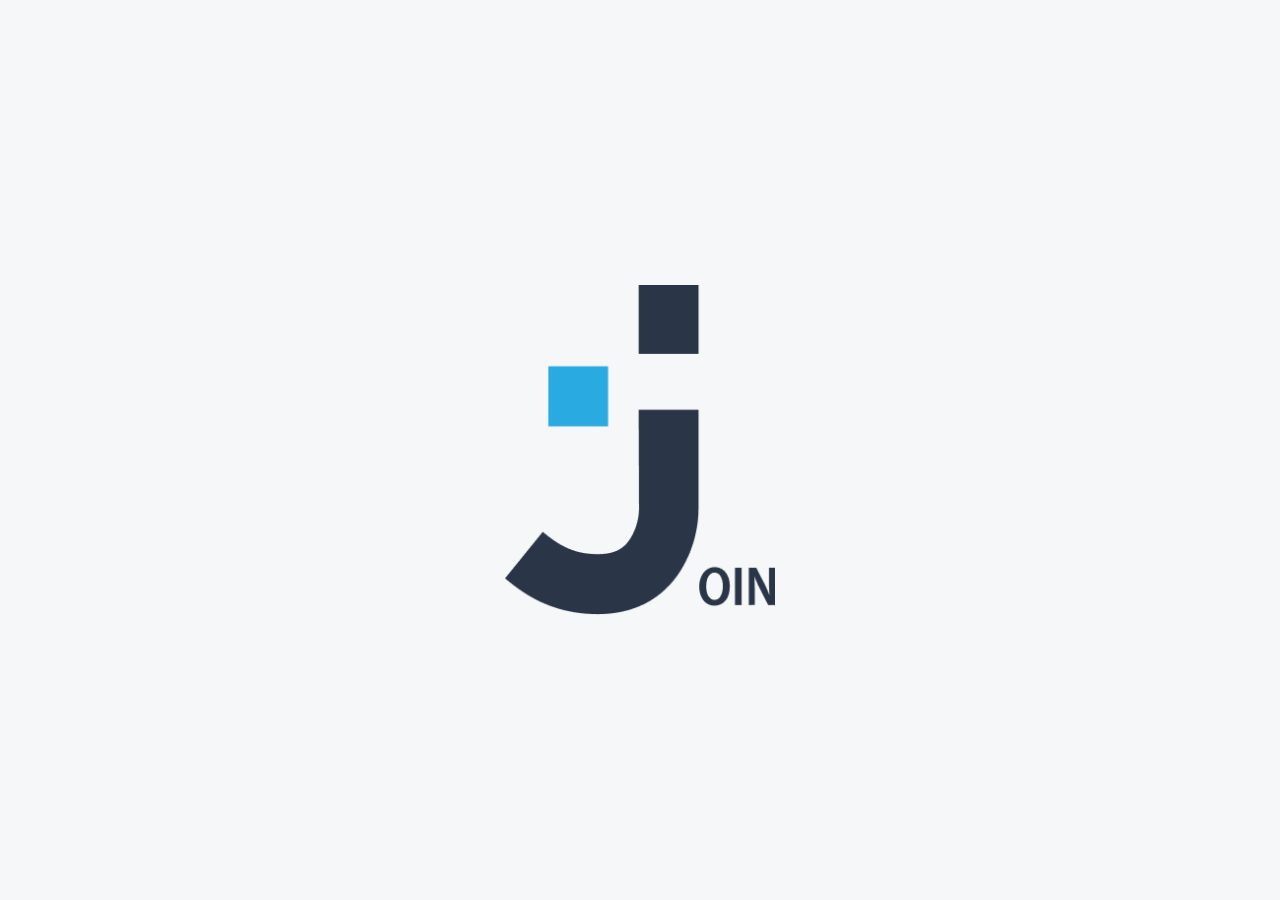
<file: index.html>
<!DOCTYPE html>
<html lang="en">

<head>
    <meta charset="UTF-8">
    <meta name="viewport" content="width=device-width, initial-scale=1.0">
    <title>Join</title>

    <link rel="icon" type="image/png" sizes="32x32" href="./assets/img/favicon-32x32.png">
    <link rel="icon" type="image/png" sizes="16x16" href="./assets/img/favicon-16x16.png">

    <link rel="stylesheet" href="./styles/assets.css">
    <link rel="stylesheet" href="./styles/display.css">
    <link rel="stylesheet" href="./styles/standart.css">
    <link rel="stylesheet" href="./styles/fonts.css">
    <link rel="stylesheet" href="style.css">
    <link rel="stylesheet" href="./styles/login.css">
    <script src="./js/include.js"></script>
    <script src="./script.js"></script>
    <script src="./js/database.js"></script>
    <script src="./js/js_templates/navbar_header_templates.js"></script>
    <script src="./js/log_in.js"></script>
</head>

<body class="bg-color d-flex-clm">

    <div class="join-logo-animated"></div>
    <div class="background"></div>
    <header class="d-flex-bw-c">
        <img class="join-logo with-animation" src="./assets/img/join_logo_dark.png" alt="">
        <div class="signup-link d-flex-c-c gap24">
            Not a Join user?
            <a href="sign_up.html" class="link-as-button d-flex-c-c">
                Sign up
            </a>
        </div>
    </header>

    <section class="d-flex-c-c f-1">
        <div class="login-area d-flex-clm d-flex-ac">
            <h1> Log in </h1>
            <div class="head-dividing-line-horizontal m-t-16"></div>
        
            <form class="login-form d-flex-clm-c gap16 m-t-24" onsubmit="return false">
                <div class="input-container">
                    <input id="email" type="email" name="E-Mail" placeholder="E-Mail">
                </div>
                <div class="input-container">
                    <input id="password" type="password" name="Passwort" placeholder="Passwort" required
                        oninput="handlePasswordFieldChange('password', 'password-button')">
                    <div id="password-button" class="input-password-icon no-password"
                        onclick="showHidePass('password', 'password-button')">
                    </div>
                </div>
                <span id="error-message" class="error-message d-none">Check your email and password. Please try again.</span>
                <div class="d-flex-ac gap8 m-t-16">
                    <input id="remember" name="remember" type="checkbox" class="checkbox d-none">
                    <label for="remember" class="checkbox-icon"></label>
                    Remember me
                </div>
                
                <div class="d-flex gap16 login-buttons m-t-8">
                    <button class="button-font login-btn" type="submit" onclick="logInUser()">Log in</button>
                    <button class="btn-clear button-clear-font login-btn" onclick="logInGuestUser()" type="button">Guest Log in</button>
                </div>
            </form>
        </div>
    </section>
    <footer class="d-flex-clm gap24 m-t-16">
        <div class="signup-link d-flex-c-c gap8 d-none">
            Not a Join user?
            <a href="sign_up.html" class="link-as-button d-flex-c-c">
                Sign up
            </a>
        </div>
        <div class="d-flex-c-c gap24">
            <a class="meta-link" href="legal.html">Legal Notice</a>
            <a class="meta-link" href="privacy.html">Privacy Policy</a>
        </div>      
    </footer>
</body>

</html>
</file>
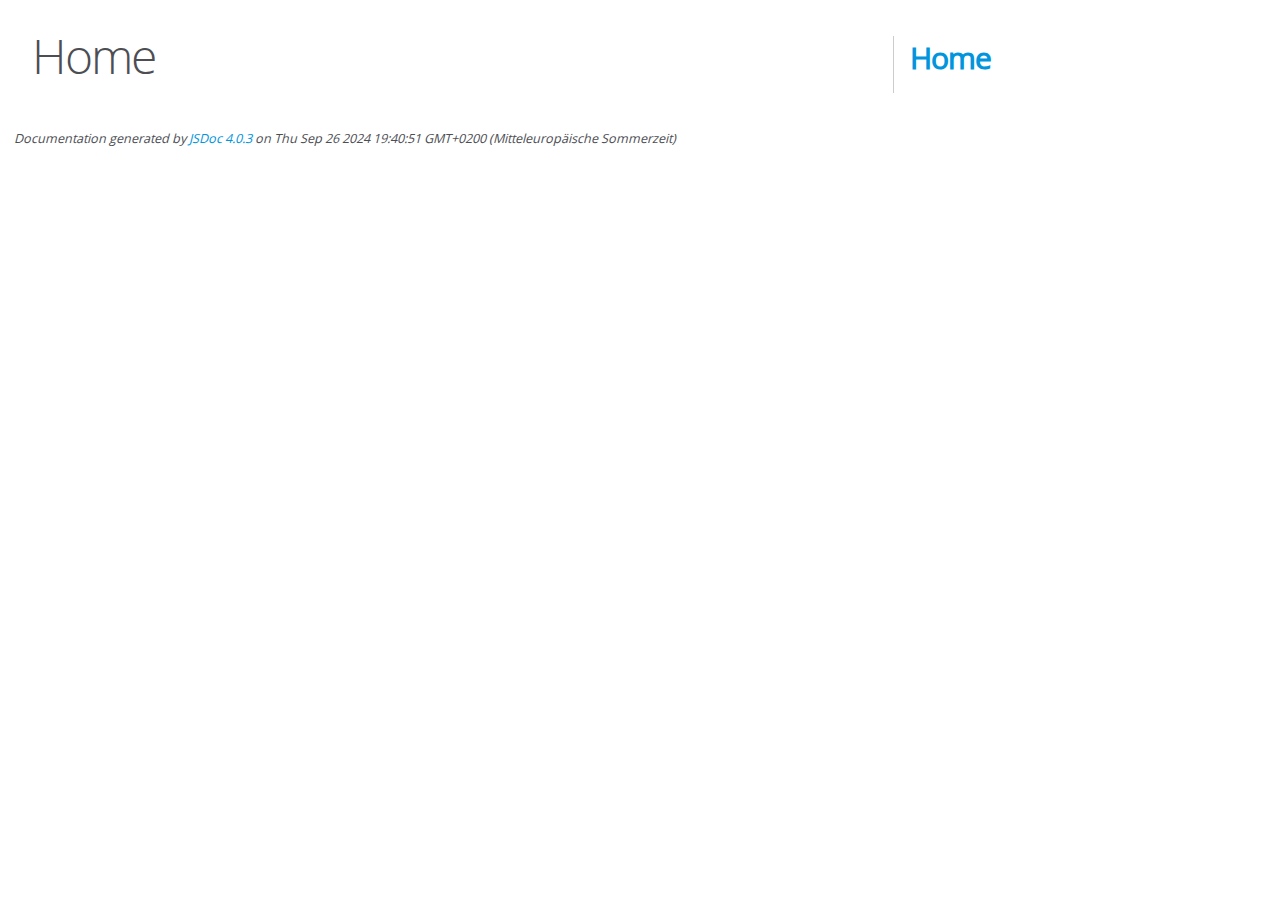
<file: out/index.html>
<!DOCTYPE html>
<html lang="en">
<head>
    <meta charset="utf-8">
    <title>JSDoc: Home</title>

    <script src="scripts/prettify/prettify.js"> </script>
    <script src="scripts/prettify/lang-css.js"> </script>
    <!--[if lt IE 9]>
      <script src="//html5shiv.googlecode.com/svn/trunk/html5.js"></script>
    <![endif]-->
    <link type="text/css" rel="stylesheet" href="styles/prettify-tomorrow.css">
    <link type="text/css" rel="stylesheet" href="styles/jsdoc-default.css">
</head>

<body>

<div id="main">

    <h1 class="page-title">Home</h1>

    



    


    <h3> </h3>










    









</div>

<nav>
    <h2><a href="index.html">Home</a></h2>
</nav>

<br class="clear">

<footer>
    Documentation generated by <a href="https://github.com/jsdoc/jsdoc">JSDoc 4.0.3</a> on Thu Sep 26 2024 19:40:51 GMT+0200 (Mitteleuropäische Sommerzeit)
</footer>

<script> prettyPrint(); </script>
<script src="scripts/linenumber.js"> </script>
</body>
</html>
</file>
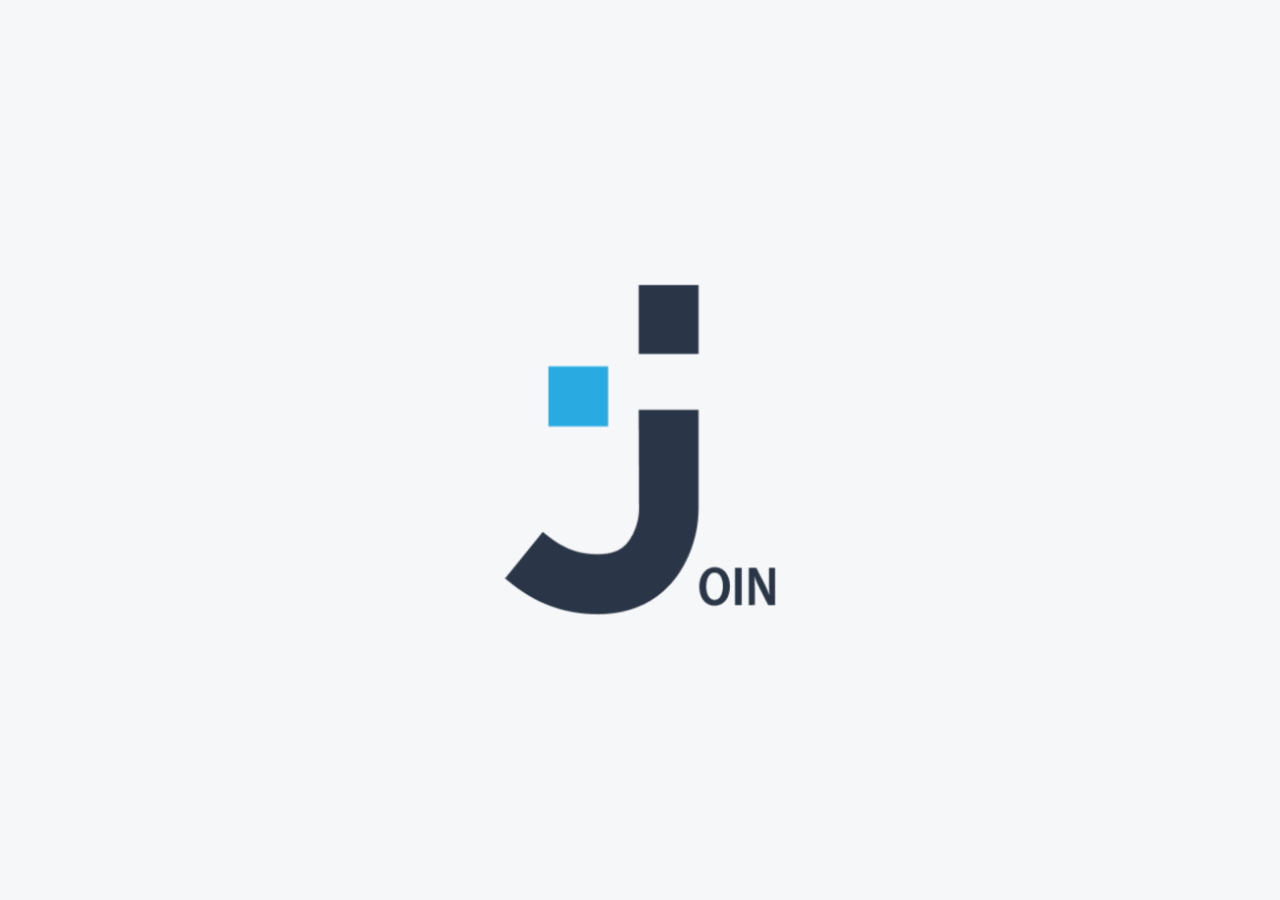
<file: add_task.html>
<!DOCTYPE html>
<html lang="en">
<head>
    <meta charset="UTF-8">
    <meta name="viewport" content="width=device-width, initial-scale=1.0">
    <title>Join - Add task</title>

    <link rel="icon" type="image/png" sizes="32x32" href="./assets/img/favicon-32x32.png">
    <link rel="icon" type="image/png" sizes="16x16" href="./assets/img/favicon-16x16.png">

    <link rel="stylesheet" href="./styles/assets.css">
    <link rel="stylesheet" href="./styles/display.css">
    <link rel="stylesheet" href="./styles/standart.css">
    <link rel="stylesheet" href="./styles/fonts.css">
    <link rel="stylesheet" href="./styles/header.css">
    <link rel="stylesheet" href="./styles/navbar.css">
    <link rel="stylesheet" href="./styles/overlay.css">
    <link rel="stylesheet" href="./styles/add_task.css">
    <link rel="stylesheet" href="style.css">


    <script src="./js/include.js"></script>
    <script src="./js/database.js"></script>
    <script src="./js/add_task.js"></script>
    <script src="./js/js_templates/add_task_templates.js"></script>
    <script src="./js/js_templates/navbar_header_templates.js"></script>
    <script src="./js/js_templates/contacts_templates.js"></script>
    <script src="./js/overlay.js"></script>
    <script src="script.js"></script>
</head>

<body onload="initAddTask()" class="bg-color">
    <section class="wrapper">
        <nav w3-include-html="./assets/templates/navbar.html"></nav>
        <section class="main">
            <header w3-include-html="./assets/templates/header.html"></header>
            <section id="form-content" class="content content-padding">
                
            </section>
        </section>
    </section>
    <div id="toastmessage" class="toastmessage d-flex-c-c gap16">
    </div>
</body>

</html>
</file>
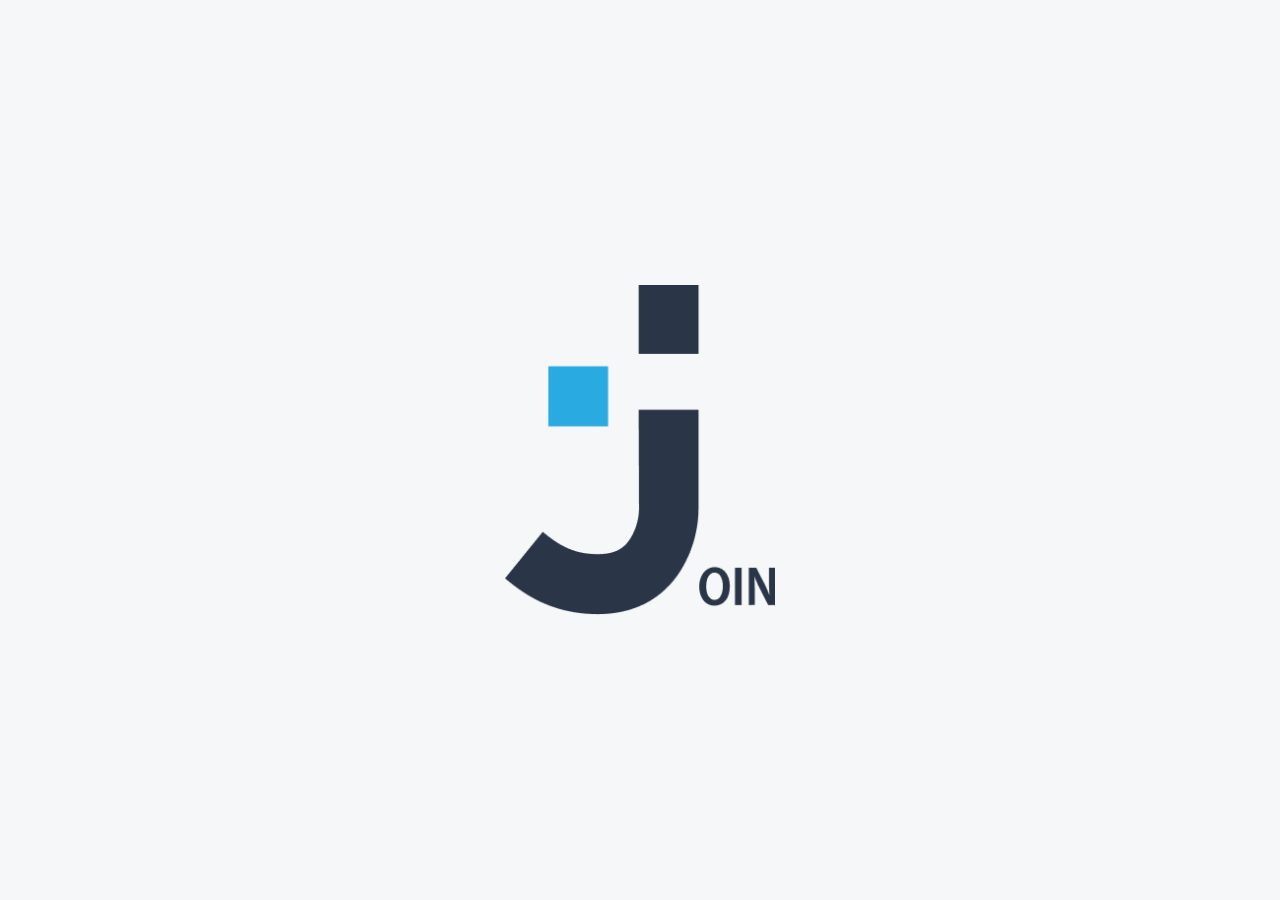
<file: board.html>
<!DOCTYPE html>
<html lang="en">

<head>
    <meta charset="UTF-8">
    <meta name="viewport" content="width=device-width, initial-scale=1.0">
    <title>Join - Board</title>

    <link rel="icon" type="image/png" sizes="32x32" href="./assets/img/favicon-32x32.png">
    <link rel="icon" type="image/png" sizes="16x16" href="./assets/img/favicon-16x16.png">

    <link rel="stylesheet" href="./styles/fonts.css">
    <link rel="stylesheet" href="./styles/assets.css">
    <link rel="stylesheet" href="./styles/display.css">
    <link rel="stylesheet" href="./styles/overlay.css">
    <link rel="stylesheet" href="./styles/standart.css">
    <link rel="stylesheet" href="./styles/add_task.css">
    <link rel="stylesheet" href="./styles/header.css">
    <link rel="stylesheet" href="./styles/navbar.css">
    <link rel="stylesheet" href="./styles/board.css">
    <link rel="stylesheet" href="style.css">

    <script src="./js/include.js"></script>
    <script src="./js/board.js"></script>
    <script src="./js/overlay.js"></script>
    <script src="./js/database.js"></script>
    <script src="./js/js_templates/contacts_templates.js"></script>
    <script src="./js/js_templates/board_templates.js"></script>
    <script src="./js/add-edit_contacts.js"></script>
    <script src="./js/js_templates/add_task_templates.js"></script>
    <script src="./js/js_templates/navbar_header_templates.js"></script>
    <script src="./js/add_task.js"></script>
    <script src="script.js"></script>
</head>

<body onload="initBoard()" class="bg-color">
    <section class="wrapper">
        <nav w3-include-html="./assets/templates/navbar.html"></nav>
        <section class="main">
            <header w3-include-html="./assets/templates/header.html"></header>
            <section class="content board-pad ">
                <div class="board-head-section">
                        <div class="d-flex-bw-c width-100 m-top-16">
                            <h1>Board</h1>
                            <img onclick="showAddTaskOverlay()" class="cursor board-mobile-button" src="./assets/img/addtask_mobile.png" alt="">
                        </div>
                        <div class="d-flex gap32 width-100">
                            <div class="input-container">
                                <input oninput="searchTasks()" id="search_input" type="text" placeholder="Find Task">
                                <div class="input-search-icon"></div>
                            </div>
                            <button class="button-font board-desktop-button d-flex-c-c gap8" onclick="showAddTaskOverlay()">
                                <span class="add-task-button-text text-nowarap">Add task</span>
                                <img class="add-task-button-icon" src="./assets/img/icon_add_white.png" alt="">
                            </button>
                            
                        </div>
                </div>

                <div id="board_tasks" class="all-task-slots m-top-16">
                    <div class="board-task-width gap16">
                        <div class="d-flex-bw-c">
                            <span><b>To do</b></span>
                            <div class="plus-button" onclick="handleAddTaskButton('to-do')"></div>
                        </div>
                        <div id="todo_tasks" ondrop="moveTo('to-do')"
                            ondragover="allowDrop(event); highlightTaskDiv('todo')"
                            ondragleave="removeHighlightTaskDiv('todo')" class="board-task-divs">
                        </div>
                    </div>
                    <div class="board-task-width gap16">
                        <div class="d-flex-bw-c">
                            <span><b>In progress</b></span>
                            <div class="plus-button" onclick="handleAddTaskButton('progress')"></div>
                        </div>
                        <div id="in_progress_tasks"
                            ondrop="moveTo('progress')"
                            ondragover="allowDrop(event); highlightTaskDiv('in_progress')"
                            ondragleave="removeHighlightTaskDiv('in_progress')" class="board-task-divs">
                        </div>
                    </div>
                    <div class="board-task-width gap16">
                        <div class="d-flex-bw-c">
                            <span><b>Await feedback</b></span>
                            <div class="plus-button" onclick="handleAddTaskButton('feedback')"></div>
                        </div>
                        <div id="await_feedback_tasks"
                            ondrop="moveTo('feedback')"
                            ondragover="allowDrop(event); highlightTaskDiv('feedback')"
                            ondragleave="removeHighlightTaskDiv('feedback')" class="board-task-divs">
                        </div>
                    </div>
                    <div class="board-task-width gap16">
                        <div class="d-flex-bw-c">
                            <span><b>Done</b></span>
                        </div>
                        <div id="done_tasks" ondrop="moveTo('done')"
                            ondragover="allowDrop(event); highlightTaskDiv('done')"
                            ondragleave="removeHighlightTaskDiv('done')" class="board-task-divs m-b-32">
                        </div>
                    </div>
                </div>
            </section>

            <div id="overlay" class="overlay d-flex-c-c">
                <div id="overlay-container" class="overlay-container">
                    <div class="overlay-container-closebutton d-flex-c-c" onclick="closeOverlay()">
                        <img src="./assets/img/icon_close.png" alt="X">
                    </div>
                    <div id="overlay-content" class="overlay-content padding-32"></div>
                </div>
            </div>
            <div id="toastmessage" class="toastmessage d-flex-c-c gap16"></div>
        </section>
    </section>
</body>
</html>
</file>
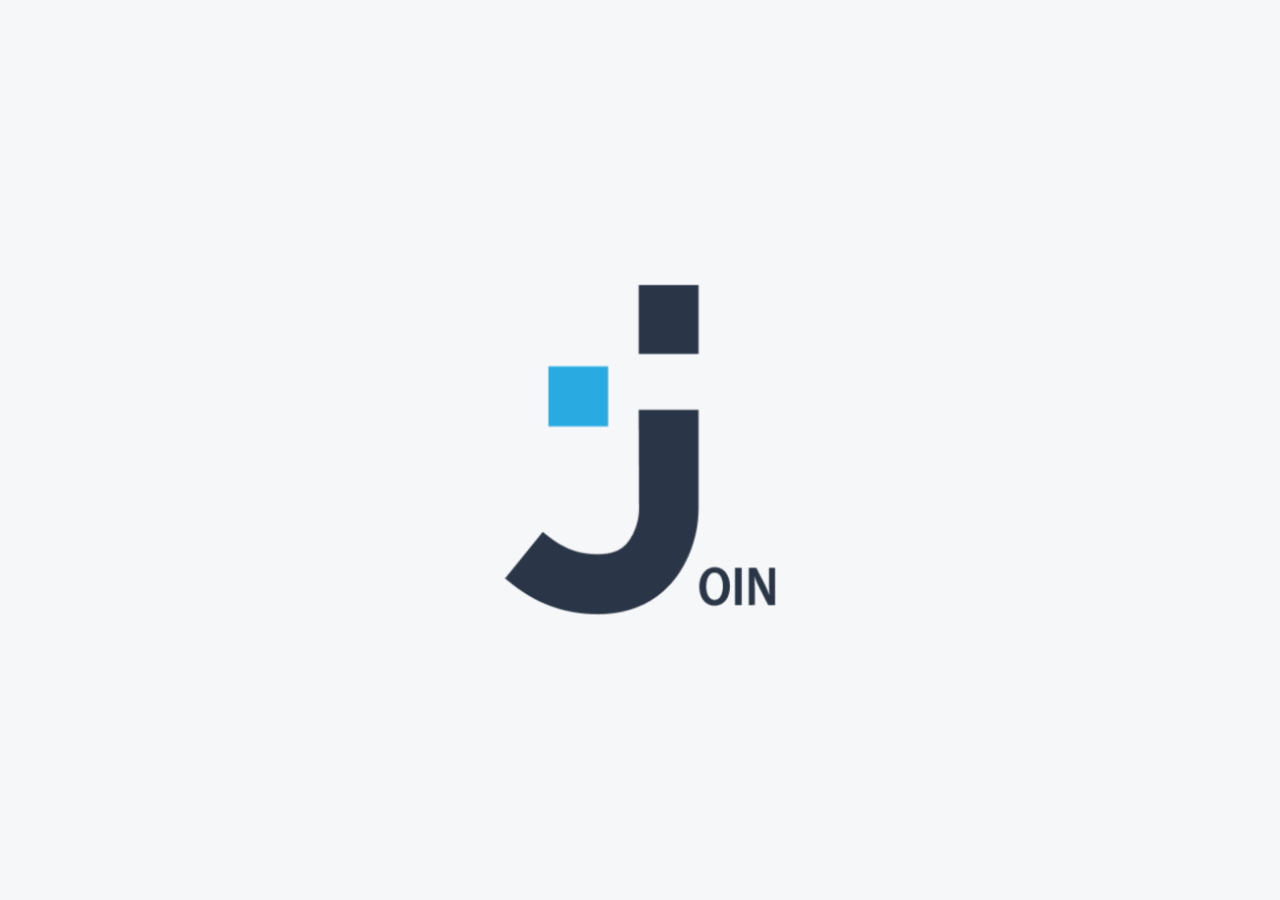
<file: contacts.html>
<!DOCTYPE html>
<html lang="en">
<head>
    <meta charset="UTF-8">
    <meta name="viewport" content="width=device-width, initial-scale=1.0">
    <title>Join - Contacts</title>

    <link rel="icon" type="image/png" sizes="32x32" href="./assets/img/favicon-32x32.png">
    <link rel="icon" type="image/png" sizes="16x16" href="./assets/img/favicon-16x16.png">

    <link rel="stylesheet" href="./styles/assets.css">
    <link rel="stylesheet" href="./styles/display.css">
    <link rel="stylesheet" href="./styles/standart.css">
    <link rel="stylesheet" href="./styles/fonts.css">
    <link rel="stylesheet" href="./styles/header.css">
    <link rel="stylesheet" href="./styles/navbar.css">
    <link rel="stylesheet" href="./styles/contacts.css">
    <link rel="stylesheet" href="./styles/overlay.css">
    <link rel="stylesheet" href="style.css">

    <script src="./js/include.js"></script>
    <script src="./js/database.js"></script>
    <script src="./js/overlay.js"></script>
    <script src="./js/add-edit_contacts.js"></script>
    <script src="./js/js_templates/contacts_templates.js"></script>
    <script src="./js/js_templates/navbar_header_templates.js"></script>
    <script src="script.js"></script>
</head>

<body onload="initContacts()" class="bg-color">
    <section class="wrapper">
        <nav w3-include-html="./assets/templates/navbar.html"></nav>
        <section class="main">
            <header w3-include-html="./assets/templates/header.html"></header>
            <section class="content d-flex">
                <div class="contactlist-area">
                    <button class="btn-newcontact d-flex-c-c" onclick="openAddNewContactOverlay()">
                        Add new contact
                        <img src="./assets/img/icon_add_contact.png">
                    </button>
                    <div id="contactslist">

                    </div>
                </div>
                <div id="contact-details-area" class="contact-details-area">
                    <div class="d-flex-bw-st">
                        <div class="headline-with-divider d-flex-ac gap32">
                            <h1>Contacts</h1>
                            <div class="head-dividing-line"></div>
                            <h6>Better with a team</h6>
                            <div class="head-dividing-line-horizontal d-none"></div>
                        </div>
                        <div class="contact-details-arrow"
                            onclick="hideContactDetailsArea(); hideEditContactMobileMenu()">
                            <img src="./assets/img/icon_arrow-left.png" alt="">
                        </div>
                    </div>
                    <div id="contact-singleview" class="contact-singleview d-none">
                        <div class="contact-singleview-nameblock d-flex-ac">
                            <div id="singleview-initials" class="singleview-initials d-flex-c-c">
                            </div>
                            <div>
                                <h2 id="singleview-name"></h2>
                                <div class="singleview-buttons-panel d-flex-ac gap24">
                                    <span class="singleview-button d-flex-ac gap8" onclick="openEditContactOverlay()">
                                        <img class="singleview-button-icon" src="./assets/img/icon_edit.png" alt="">
                                        <img class="singleview-button-icon-blue" src="./assets/img/icon_edit_blue.png"
                                            alt="">
                                        Edit
                                    </span>
                                    <span class="singleview-button d-flex-ac gap8"
                                        onclick="deleteContact(); hideEditContactMobileMenu()">
                                        <img class="singleview-button-icon" src="./assets/img/icon_trash.png" alt="">
                                        <img class="singleview-button-icon-blue" src="./assets/img/icon_trash_blue.png"
                                            alt="">
                                        Delete
                                    </span>
                                </div>
                            </div>
                        </div>
                        <div class="contact-information d-flex-clm gap16">
                            <h5>Contact Information</h5>
                            <span class="contacts-mail-phone-head">Email</span>
                            <span id="singleview-email" class="contact-email"></span>
                            <span class="contacts-mail-phone-head">Phone</span>
                            <span id="singleview-phone"></span>
                        </div>
                    </div>
                </div>
            </section>
        </section>
    </section>
    <button id="btn-newcontact-mobile" class="btn-mobile btn-newcontact-mobile d-flex-c-c"
        onclick="openAddNewContactOverlay()">
        <img src="./assets/img/icon_add_contact.png">
    </button>
    <button id="btn-editcontact-mobile" class="btn-mobile btn-editontact-mobile d-flex-c-c d-none"
        onclick="showEditContactMobileMenu()">
        <img src="./assets/img/icon_options.png">
    </button>
    <div id="edit-contact-mobile-menu" class="edit-contact-mobile-menu d-flex-clm d-flex-jc gap8 d-none">
        <span class="d-flex-ac gap8" onclick="editContactViaMobileMenu()">
            <img class="singleview-button-icon" src="./assets/img/icon_edit.png" alt="">
            Edit
        </span>
        <span class="d-flex-ac gap8" onclick="deleteContactViaMobileMenu()">
            <img class="singleview-button-icon" src="./assets/img/icon_trash.png" alt="">
            Delete
        </span>
    </div>
    <div id="overlay" class="overlay d-flex-c-c">
        <div id="overlay-container" class="overlay-container">
            <div class="overlay-container-closebutton d-flex-c-c" onclick="closeOverlay()">
                <img src="./assets/img/icon_close.png" alt="X">
            </div>
            <div id="overlay-content" class="contacts-overlay d-flex">

            </div>
        </div>
    </div>
    <div id="toastmessage" class="toastmessage">
    </div>
</body>

</html>
</file>
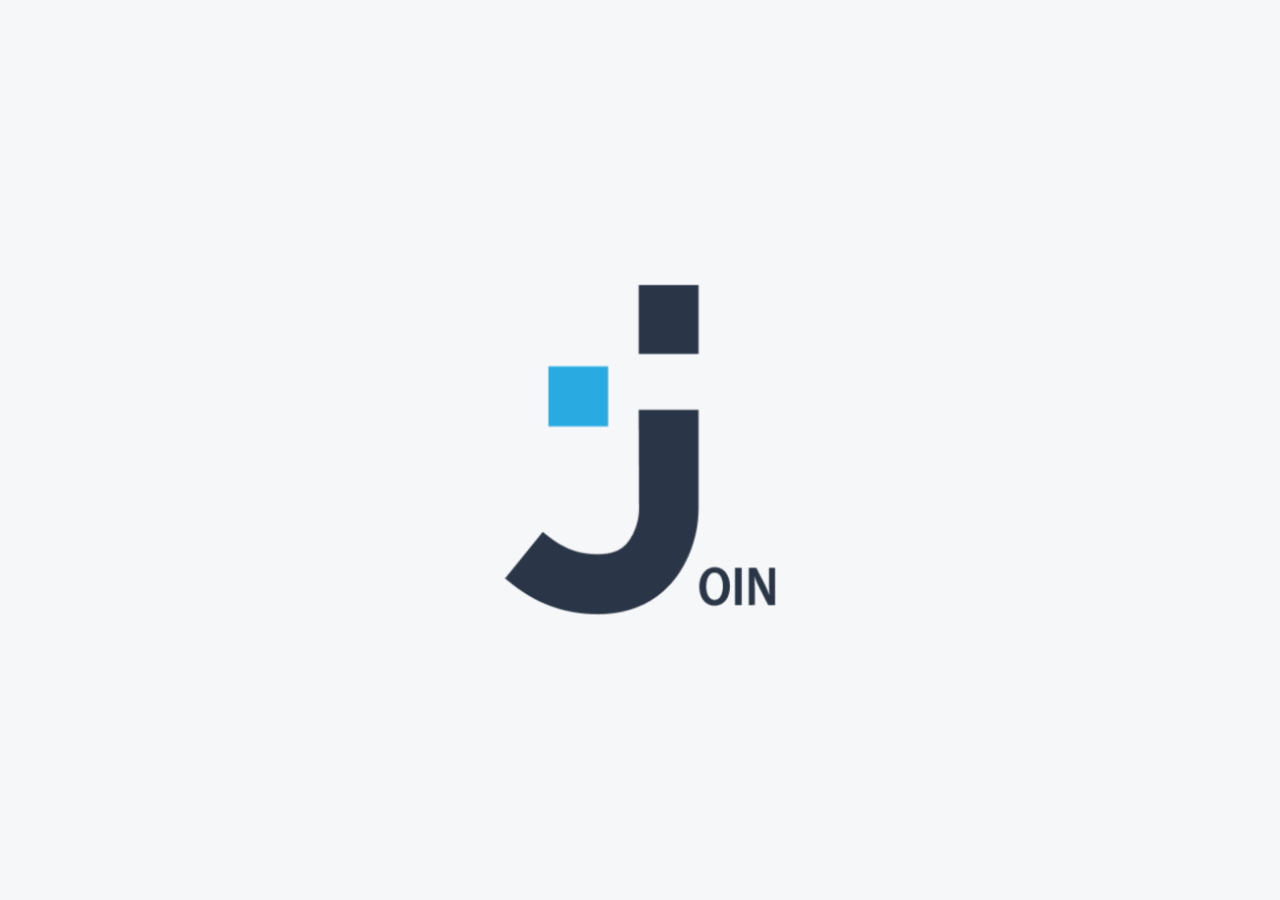
<file: help.html>
<!DOCTYPE html>
<html lang="en">
<head>
    <meta charset="UTF-8">
    <meta name="viewport" content="width=device-width, initial-scale=1.0">
    <title>Join - Help</title>

    <link rel="icon" type="image/png" sizes="32x32" href="./assets/img/favicon-32x32.png">
    <link rel="icon" type="image/png" sizes="16x16" href="./assets/img/favicon-16x16.png">

    <link rel="stylesheet" href="./styles/assets.css">
    <link rel="stylesheet" href="./styles/display.css">
    <link rel="stylesheet" href="./styles/standart.css">
    <link rel="stylesheet" href="./styles/fonts.css">
    <link rel="stylesheet" href="./styles/header.css">
    <link rel="stylesheet" href="./styles/navbar.css">
    <link rel="stylesheet" href="style.css">

    <script src="./js/include.js"></script>
    <script src="./js/js_templates/navbar_header_templates.js"></script>
    <script src="script.js"></script>
</head>
<body onload="init()" class="bg-color">
    <section class="wrapper">
        <nav w3-include-html="./assets/templates/navbar.html"></nav>

        <section class="main">
            <header w3-include-html="./assets/templates/header.html"></header>
            <section class="content content-padding">
                <h1>Help</h1>
                <p class="m-t-16">
                    Welcome to the help page for <a href="index.html" class="link-blue">Join</a>, your guide to using our kanban project management tool. Here, we'll provide an overview of what <a href="index.html" class="link-blue">Join</a> is, how it can benefit you, and how to use it.
                </p>
                <h3 class="m-t-16">What is Join?</h3>
                <p class="m-t-16">
                    <a href="index.html" class="link-blue">Join</a> is a kanban project management tool designed and built by a group of dedicated students as part of their web development bootcamp at the Developer Akademie.
                </p>
                <p class="m-t-8">
                    Kanban, a Japanese term meaning "billboard", is a highly effective method to visualize work, limit work-in-progress, and maximize efficiency (or flow). <a href="index.html" class="link-blue">Join</a> leverages the principles of kanban to help users manage their tasks and projects in an intuitive, visual interface.
                </p>
                <p class="m-t-8"></p>
                It is important to note that <a href="index.html" class="link-blue">Join</a> is designed as an educational exercise and is not intended for extensive business usage. While we strive to ensure the best possible user experience, we cannot guarantee consistent availability, reliability, accuracy, or other aspects of quality regarding <a href="index.html" class="link-blue">Join</a>.
                </p>

                <h3 class="m-t-16">How to use it</h3>

                <p class="m-t-16"> 
                    Here is a step-by-step guide on how to use <a href="index.html" class="link-blue">Join</a>:
                </p>
                <ol class="m-t-16">
                    <li class="m-t-16">
                        <h3>Exploring the Board</h3>
                        <p class="m-t-8"> 
                            When you log in to <a href="index.html" class="link-blue">Join</a>, you'll find a default board. This board represents your project and contains four default lists: "To Do", "In Progress", “Await feedback” and "Done".
                        </p>
                    </li>
                
                    <li class="m-t-16">
                        <h3>Creating Contacts</h3>
                        <p class="m-t-8"> 
                            In <a href="index.html" class="link-blue">Join</a>, you can add contacts to collaborate on your projects. Go to the "Contacts" section, click on "New contact", and fill in the required information. Once added, these contacts can be assigned tasks and they can interact with the tasks on the board.
                        </p>
                    </li>
                
                    <li class="m-t-16">
                        <h3>Adding Cards</h3>
                        <p class="m-t-8"> 
                            Now that you've added your contacts, you can start adding cards. Cards represent individual tasks. Click the "+" button under the appropriate list to create a new card. Fill in the task details in the card, like task name, description, due date, assignees, etc.
                        </p>
                    </li>
                
                    <li class="m-t-16">
                        <h3>Moving Cards</h3>
                        <p class="m-t-8"> 
                            Once tasks have been added, you can start moving cards between lists. This allows you to reflect the progress of each task. Drag and drop the cards to the appropriate list like "In Progress" or "Done".
                        </p>
                    </li>
                
                    <li class="m-t-16">
                        <h3>Deleting Cards</h3>
                        <p class="m-t-8"> 
                            Once a task is completed, you can either move it to the "Done" list or delete it. Deleting a card will permanently remove it from the board. Please exercise caution when deleting cards, as this action is irreversible.
                            <br>
                            Remember that using <a href="index.html" class="link-blue">Join</a> effectively requires consistent updates from you and your team to ensure the board reflects the current state of your project.
                            <br>
                            Have more questions about <a href="index.html" class="link-blue">Join</a>? Feel free to contact us at mail@join-doesnt-really-exist.com. We're here to help you!
                        </p>
                    </li>
                </ol>
            </section>
        </section>
    </section>
</body>

</html>
</file>
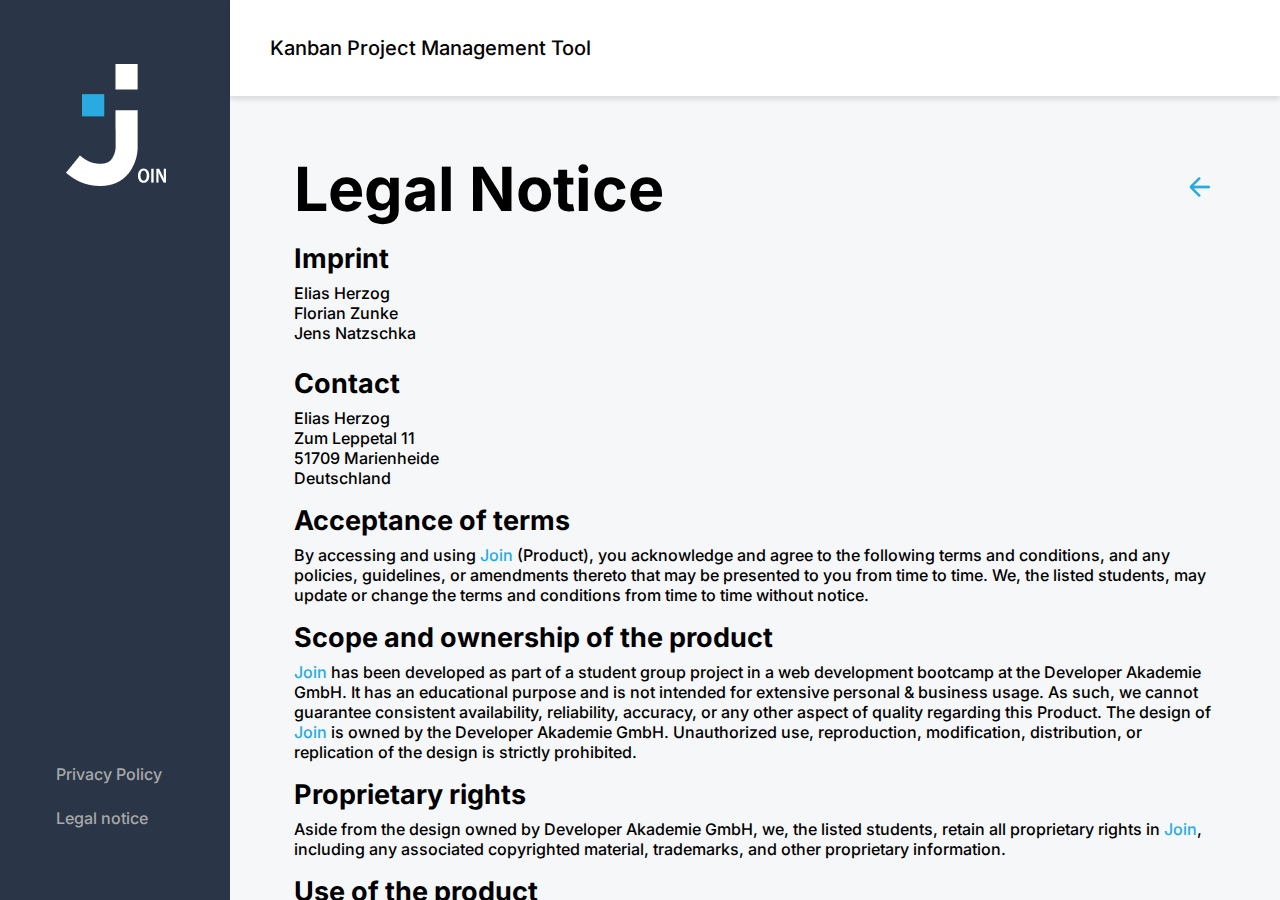
<file: legal.html>
<!DOCTYPE html>
<html lang="en">
<head>
    <meta charset="UTF-8">
    <meta name="viewport" content="width=device-width, initial-scale=1.0">
    <title>Join - Legal Notice</title>

    <link rel="icon" type="image/png" sizes="32x32" href="./assets/img/favicon-32x32.png">
    <link rel="icon" type="image/png" sizes="16x16" href="./assets/img/favicon-16x16.png">
  
    <link rel="stylesheet" href="./styles/assets.css">
    <link rel="stylesheet" href="./styles/display.css">
    <link rel="stylesheet" href="./styles/standart.css">
    <link rel="stylesheet" href="./styles/fonts.css">
    <link rel="stylesheet" href="./styles/header.css">
    <link rel="stylesheet" href="./styles/navbar.css">
    <link rel="stylesheet" href="style.css">

    <script src="./js/include.js"></script>
    <script src="./js/js_templates/navbar_header_templates.js"></script>
    <script src="script.js"></script>

</head>
<body onload="initBasicPageContent()" class="bg-color">
    <section class="wrapper"> 
        <nav w3-include-html="./assets/templates/navbar.html"></nav>
         <section class="main">
            <header w3-include-html="./assets/templates/header.html"></header>
            <section class="content content-padding">  
            <div class="d-flex-bw-c gap16">
                <h1>Legal Notice</h1>
                <a class="back-arrow" href="summary.html">
                    <img  src="./assets/img/icon_arrow-left.png" alt="back">
                </a>
            </div>
            <h3 class="m-t-24">Imprint</h3>
            <p class="m-t-8"> 
                Elias Herzog <br>
                Florian Zunke <br> 
                Jens Natzschka <br> 
            </p>
            <h3 class="m-t-24">Contact</h3>
            <p class="m-t-8">
                Elias Herzog <br>
                Zum Leppetal 11 <br>
                51709 Marienheide <br> 
                Deutschland <br>
            </p>
            <h3 class="m-t-16">Acceptance of terms</h3>
            <p class="m-t-8"> 
                By accessing and using <a href="index.html" class="link-blue">Join</a> (Product), you acknowledge and agree to the following terms and conditions, 
                and any policies, guidelines, or amendments thereto that may be presented to you from time to time. 
                We, the listed students, may update or change the terms and conditions from time to time without notice.
            </p>
            <h3 class="m-t-16">Scope and ownership of the product</h3>
            <p class="m-t-8"> 
                <a href="index.html" class="link-blue">Join</a> has been developed as part of a student group project in a web development bootcamp at the Developer Akademie GmbH. It has an educational purpose and is not intended for extensive personal & business usage. As such, we cannot guarantee consistent availability, reliability, accuracy, or any other aspect of quality regarding this Product.
                The design of <a href="index.html" class="link-blue">Join</a> is owned by the Developer Akademie GmbH. Unauthorized use, reproduction, modification, distribution, or replication of the design is strictly prohibited.
            </p>
            <h3 class="m-t-16">Proprietary rights</h3>
            <p class="m-t-8"> 
                Aside from the design owned by Developer Akademie GmbH, we, the listed students, retain all proprietary rights in <a href="index.html" class="link-blue">Join</a>, including any associated copyrighted material, trademarks, and other proprietary information.
            </p>
            <h3 class="m-t-16">Use of the product</h3>
            <p class="m-t-8"> 
                <a href="index.html" class="link-blue">Join</a> is intended to be used for lawful purposes only, in accordance with all applicable laws and regulations. Any use of <a href="index.html" class="link-blue">Join</a> for illegal activities, or to harass, harm, threaten, or intimidate another person, is strictly prohibited. You are solely responsible for your interactions with other users of <a href="index.html" class="link-blue">Join</a>.
            </p>
            <h3 class="m-t-16">Disclaimer of warranties and limitation of liability</h3>
            <p class="m-t-8"> 
                <a href="index.html" class="link-blue">Join</a> is provided "as is" without warranty of any kind, whether express or implied, including but not limited to the implied warranties of merchantability, fitness for a particular purpose, and non-infringement. In no event will we, the listed students, or the Developer Akademie, be liable for any direct, indirect, incidental, special, consequential or exemplary damages, including but not limited to, damages for loss of profits, goodwill, use, data, or other intangible losses, even if we have been advised of the possibility of such damages, arising out of or in connection with the use or performance of <a href="index.html" class="link-blue">Join</a>.
            </p>
        </section>
    </section>
</section>
</body>
</html>
</file>
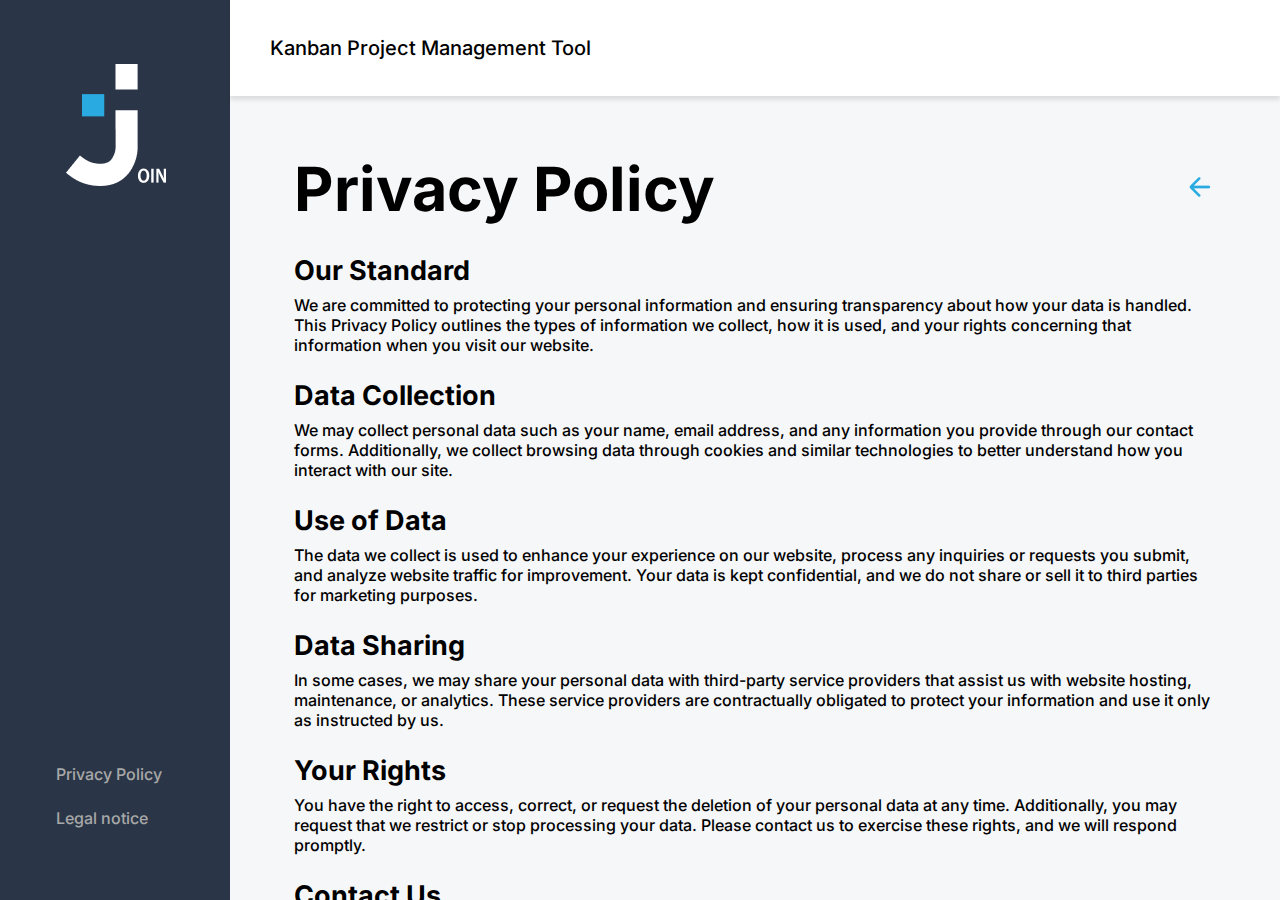
<file: privacy.html>
<!DOCTYPE html>
<html lang="en">
<head>
    <meta charset="UTF-8">
    <meta name="viewport" content="width=device-width, initial-scale=1.0">
    <title>Join - Privacy Policy</title>

    <link rel="icon" type="image/png" sizes="32x32" href="./assets/img/favicon-32x32.png">
    <link rel="icon" type="image/png" sizes="16x16" href="./assets/img/favicon-16x16.png">

    <link rel="stylesheet" href="./styles/assets.css">
    <link rel="stylesheet" href="./styles/display.css">
    <link rel="stylesheet" href="./styles/standart.css">
    <link rel="stylesheet" href="./styles/fonts.css">
    <link rel="stylesheet" href="./styles/header.css">
    <link rel="stylesheet" href="./styles/navbar.css">
    <link rel="stylesheet" href="style.css">

    <script src="./js/include.js"></script>
    <script src="./js/js_templates/navbar_header_templates.js"></script>
    <script src="script.js"></script>
</head>
<body onload="initBasicPageContent()" class="bg-color">
    <section class="wrapper">
        <nav w3-include-html="./assets/templates/navbar.html"></nav>
        <section class="main">
            <header w3-include-html="./assets/templates/header.html"></header>
            <section class="content content-padding">
                <div class="d-flex-bw-c gap16">
                    <h1>Privacy Policy</h1>
                    <a class="back-arrow" href="summary.html">
                        <img  src="./assets/img/icon_arrow-left.png" alt="back">
                    </a>
                </div>
                <h3 class="m-t-36">Our Standard</h3>
                <p class="m-t-8">We are committed to protecting your personal information and ensuring transparency about how your data is handled. This Privacy Policy outlines the types of information we collect, how it is used, and your rights concerning that information when you visit our website.</p>

                <h3 class="m-t-24">Data Collection</h3>
                <p class="m-t-8">We may collect personal data such as your name, email address, and any information you provide through our contact forms. Additionally, we collect browsing data through cookies and similar technologies to better understand how you interact with our site.</p>

                <h3 class="m-t-24">Use of Data</h3>
                <p class="m-t-8">The data we collect is used to enhance your experience on our website, process any inquiries or requests you submit, and analyze website traffic for improvement. Your data is kept confidential, and we do not share or sell it to third parties for marketing purposes.</p>

                <h3 class="m-t-24">Data Sharing</h3>
                <p class="m-t-8">In some cases, we may share your personal data with third-party service providers that assist us with website hosting, maintenance, or analytics. These service providers are contractually obligated to protect your information and use it only as instructed by us.</p>

                <h3 class="m-t-24">Your Rights</h3>
                <p class="m-t-8">You have the right to access, correct, or request the deletion of your personal data at any time. Additionally, you may request that we restrict or stop processing your data. Please contact us to exercise these rights, and we will respond promptly.</p>

                <h3 class="m-t-24">Contact Us</h3>
                <p class="m-t-8">If you have any questions or concerns regarding our Privacy Policy, or if you would like to make a request concerning your data, please reach out to us at privacy@example.com. We are here to help and will respond to your inquiry as quickly as possible.</p>                            
            </section>
        </section>
    </section>
</body>

</html>
</file>
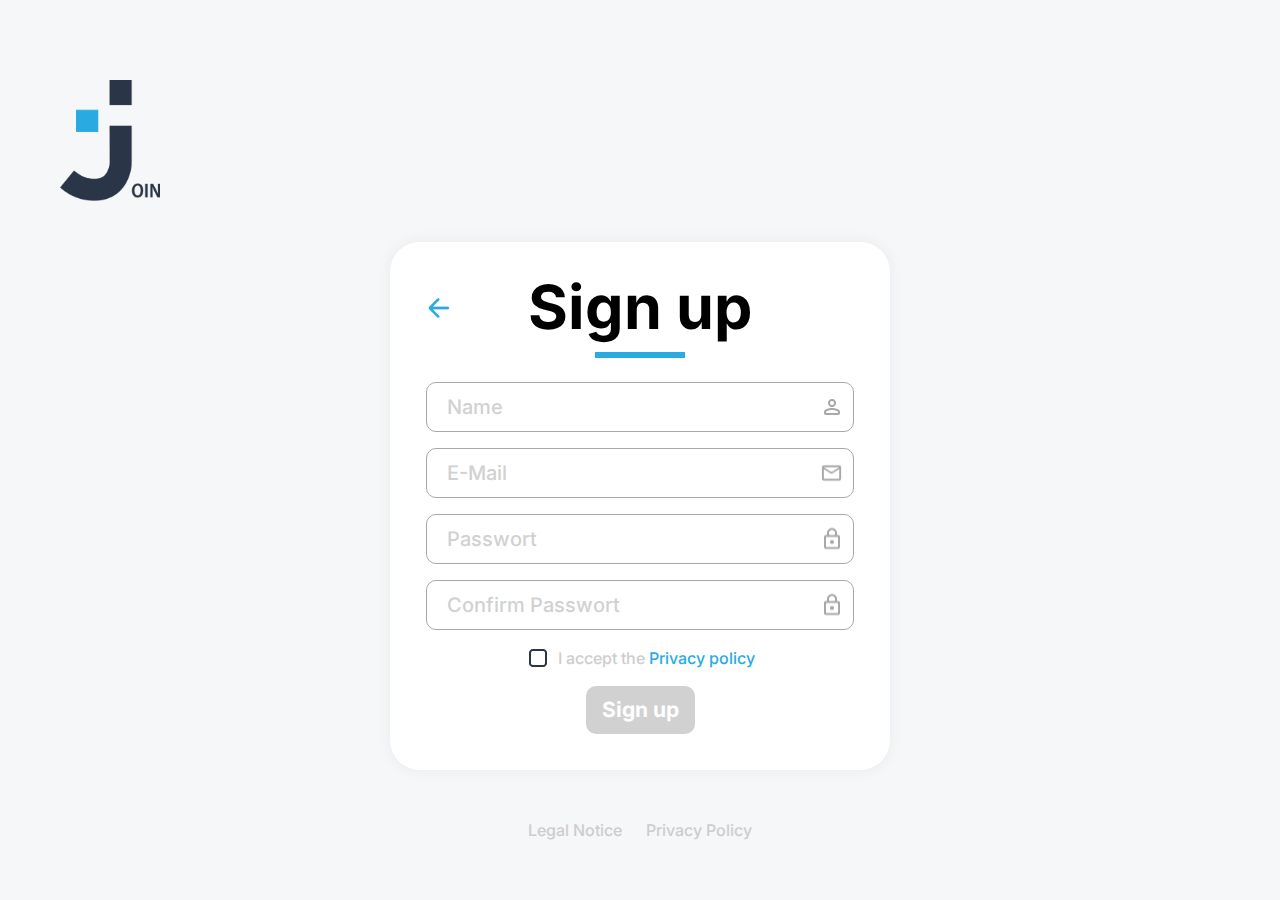
<file: sign_up.html>
<!DOCTYPE html>
<html lang="en">

<head>
    <meta charset="UTF-8">
    <meta name="viewport" content="width=device-width, initial-scale=1.0">
    <title>Join - Sign In</title>

    <link rel="icon" type="image/png" sizes="32x32" href="./assets/img/favicon-32x32.png">
    <link rel="icon" type="image/png" sizes="16x16" href="./assets/img/favicon-16x16.png">

    <link rel="stylesheet" href="./styles/assets.css">
    <link rel="stylesheet" href="./styles/display.css">
    <link rel="stylesheet" href="./styles/standart.css">
    <link rel="stylesheet" href="./styles/fonts.css">
    <link rel="stylesheet" href="style.css">
    <link rel="stylesheet" href="./styles/login.css">

    <script src="./js/include.js"></script>
    <script src="./js/add-edit_contacts.js"></script>
    <script src="./js/add_task.js"></script>
    <script src="./js/js_templates/navbar_header_templates.js"></script>
    <script src="./script.js"></script>
    <script src="./js/sign_up.js"></script>
    <script src="./js/database.js"></script>

</head>

<body class="bg-color d-flex-clm f-1">
    <header>
        <img class="join-logo" src="./assets/img/join_logo_dark.png" alt="">
    </header>
    <section class="d-flex-c-c f-1">
        <div class="login-area d-flex-clm-c">
            <a class="back-arrow back-arrow-signin" href="index.html">
                <img src="./assets/img/icon_arrow-left.png" alt="back">
            </a>
            <h1>Sign up </h1>
            <div class="head-dividing-line-horizontal m-t-16"></div>
            <form class="login-form d-flex-clm-c gap16 m-t-24" onsubmit="validateUserSignUp()">
                <div class="input-container">
                    <input id="name" type="text" name="username" placeholder="Name" required>
                </div>
                <div class="input-container">
                    <input id="email" type="email" name="E-Mail" placeholder="E-Mail" required>
                </div>
                <div class="input-container">
                    <input id="password" type="password" name="Passwort" placeholder="Passwort" required 
                        oninput="handlePasswordFieldChange('password', 'password-button')">
                    <div id="password-button" class="input-password-icon no-password"
                        onclick="showHidePass('password', 'password-button')"></div>
                </div>
                <div class="input-container">
                    <input id="passwordC" type="password" name="Passwort" placeholder="Confirm Passwort" required 
                        oninput="handlePasswordFieldChange('passwordC', 'password-confirm-button')">
                    <div id="password-confirm-button" class="input-password-icon no-password"
                        onclick="showHidePass('passwordC', 'password-confirm-button')"></div>
                </div>
                <span id="error-message" class="error-message d-none">Your passwords don't match. Please try again.</span>
                <div class="d-flex-ac gap8">
                    <input onchange="toggleSignupButton()" id="remember" name="remember" type="checkbox" class="checkbox d-none" required>
                    <label for="remember" class="checkbox-icon"></label>
                    <span class="privacy-message">I accept the <a href="privacy.html" class="link-blue">Privacy policy</a></span>
                </div>
                <button type="submit" id="signup-button" disabled class="button-font login-btn">Sign up</button>
            </form>
        </div>
    </section>
    <footer class="d-flex-c-c gap24 m-t-24">
        <a class="meta-link" href="legal.html">Legal Notice</a>
        <a class="meta-link" href="privacy.html">Privacy Policy</a>
    </footer>
    <div id="toastmessage" class="toastmessage d-flex-c-c gap16">
    </div>
</body>

</html>
</file>
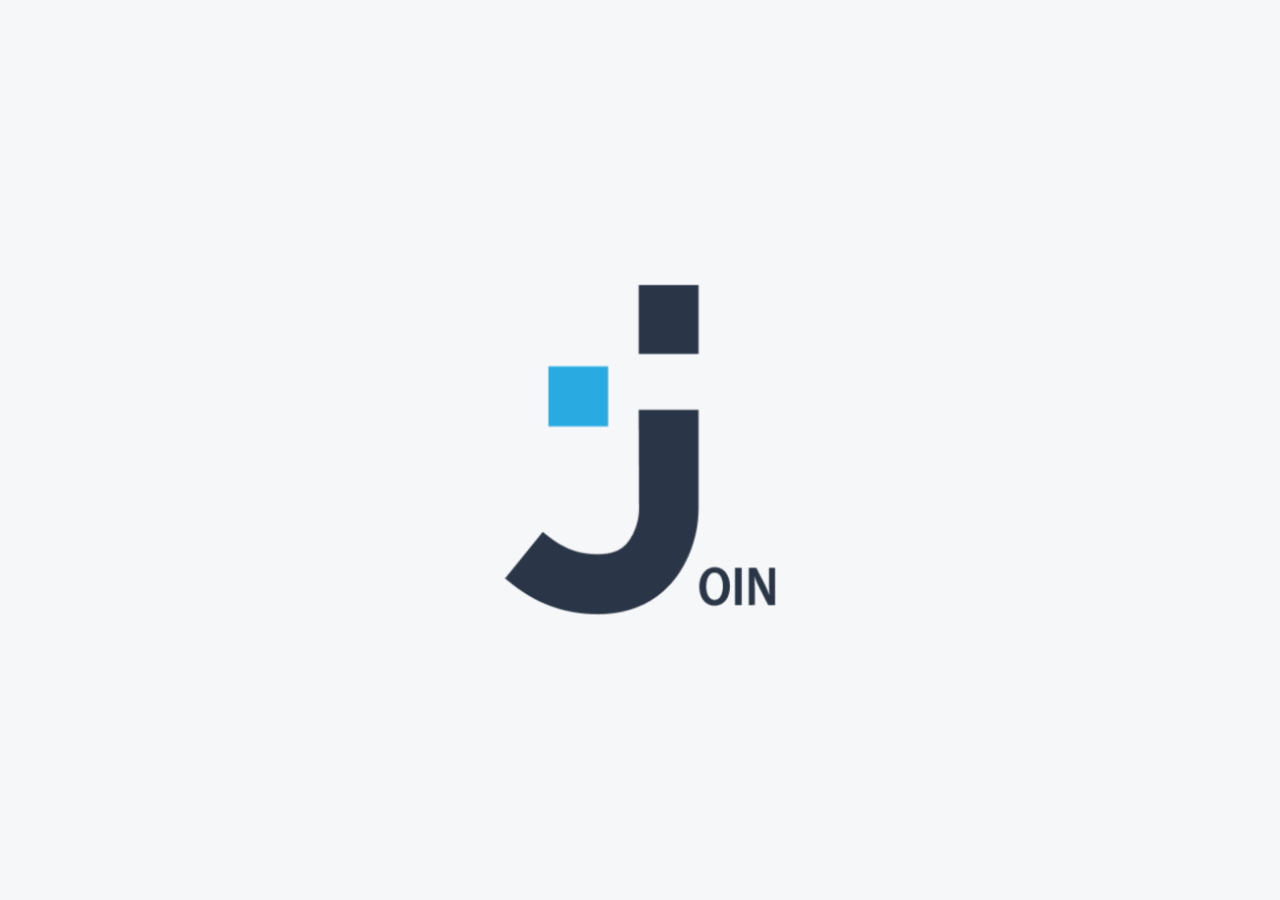
<file: summary.html>
<!DOCTYPE html>
<html lang="en">

<head>
    <meta charset="UTF-8">
    <meta name="viewport" content="width=device-width, initial-scale=1.0">
    <title>Join - Summary</title>

    <link rel="icon" type="image/png" sizes="32x32" href="./assets/img/favicon-32x32.png">
    <link rel="icon" type="image/png" sizes="16x16" href="./assets/img/favicon-16x16.png">

    <link rel="stylesheet" href="style.css">
    <link rel="stylesheet" href="./styles/assets.css">
    <link rel="stylesheet" href="./styles/display.css">
    <link rel="stylesheet" href="./styles/standart.css">
    <link rel="stylesheet" href="./styles/fonts.css">
    <link rel="stylesheet" href="./styles/header.css">
    <link rel="stylesheet" href="./styles/navbar.css">
    <link rel="stylesheet" href="./styles/summary.css">

    <script src="./js/include.js"></script>
    <script src="./js/database.js"></script>
    <script src="./js/js_templates/summary_templates.js"></script>
    <script src="./js/js_templates/navbar_header_templates.js"></script>
    <script src="./js/summary.js"></script>
    <script src="script.js"></script>
</head>

<body onload="initSummary()" class="bg-color">
    <section class="wrapper">
        <nav w3-include-html="./assets/templates/navbar.html"></nav>
        <section class="main">
            <header w3-include-html="./assets/templates/header.html"></header>
            <section class="content content-padding">
                <div class="headline-with-divider d-flex-ac gap32">
                    <h1>Join 360</h1>
                    <div class="head-dividing-line"></div>
                    <h6>Key Metrics at a Glance</h6>
                    <div class="head-dividing-line-horizontal d-none"></div>
                </div>
                <div class="d-flex m-t-32 m-b-32 gap32">
                    <div id="summary-content" class="summary-content d-flex-clm d-flex-ev-c f-1"></div>
                    <div class="d-flex-c-c greeting-container">
                        <div id="greeting" class="d-flex-clm">

                        </div>
                    </div>
                </div>
                <div id="greeting-overlay" class="greeting-overlay bg-color d-flex-c-c d-flex-clm">
                    
                </div>
            </section>
        </section>
    </section>
</body>

</html>
</file>
<file: styles/assets.css>
.user-profil-initials {
    height: 56px;
    width: 56px;
}
</file>
<file: styles/display.css>
.d-none {
    display: none !important;
}

.d-block {
    display: block;
}

.d-flex {
    display: flex;
}

.d-flex-clm {
    display: flex;
    flex-direction: column;
}

.d-flex-jc {
    display: flex;
    justify-content: center;
}

.d-flex-ac {
    display: flex;
    align-items: center;
}

.d-flex-c-c {
    display: flex;
    justify-content: center;
    align-items: center;
}

.d-flex-st-c {
    display: flex;
    justify-content: flex-start;
    align-items: center;
}

.d-flex-st-st {
    display: flex;
    justify-content: flex-start;
    align-items: flex-start;
}

.d-flex-end-c {
    display: flex;
    justify-content: flex-end;
    align-items: center;
}

.d-flex-bw-c {
    display: flex;
    justify-content: space-between;
    align-items: center;
}

.d-flex-bw-st {
    display: flex;
    justify-content: space-between;
    align-items: flex-start;
}

.d-flex-even-st {
    display: flex;
    justify-content: space-evenly;
    align-items: flex-start;
}

.d-flex-ar-c {
    display: flex;
    justify-content: space-around;
    align-items: center;
}

.d-flex-even-c {
    display: flex;
    justify-content: space-evenly;
    align-items: center;
}

.d-flex-clm-c {
    display: flex;
    flex-direction: column;
    align-items: center;
}

.d-flex-row-c {
    display: flex;
    flex-direction: row;
    justify-content: center;
}

.d-flex-row-st {
    display: flex;
    flex-direction: row;
    justify-content: flex-start;
}

.d-wrap {
    flex-wrap: wrap;
}

.f-1 {
    flex: 1;
}

.a-self-end {
    align-self: flex-end;
}
</file>
<file: styles/standart.css>
a {
    text-decoration: none;
}

.width-100 {
    width: 100%;
}

a:visited {
    color: #000000;
}

a.link-blue,
a.link-blue:visited {
    color: #29ABE2;
}

a.link-blue:hover {
    text-decoration: underline;
}

ol li::marker {
    font-size: 27px;
    font-weight: 700;
}

a.link-as-button {
    padding: 8px 16px;
    background-color: #2A3647;
    color: #FFFFFF;
    border-radius: 10px;
    border: 1px #2A3647;
    cursor: pointer;
    height: 56px;
}

a.link-as-button:hover {
    background-color: #29ABE2;
}

button {
    padding: 8px 16px;
    background-color: #2A3647;
    color: #FFFFFF;
    border-radius: 10px;
    border: 1px #2A3647;
    cursor: pointer;
    height: 56px;
}

.cursor {
    cursor: pointer;
}

button:disabled {
    background-color: #D1D1D1;
}

button:hover {
    background-color: #29ABE2;
}

button:disabled:hover {
    cursor: not-allowed;
    background-color: #D1D1D1;
}

button img {
    width: 24px;
    height: 24px;
}

.btn-clear {
    background-color: rgba(0, 0, 0, 0) !important;
    border: 1px solid #2A3647;
}

.btn-clear:hover {
    border: 1px solid #29ABE2;
    box-shadow: 0px 4px 4px 0px #00000040;
    color: #29ABE2;
}

.input-container {
    position: relative;
    width: 100%;
}

.input-password-icon {
    cursor: pointer;
    position: absolute;
    right: 10px;
    top: 50%;
    transform: translateY(-50%);
    width: 24px;
    height: 24px;
    background-repeat: no-repeat;
    background-position: center;
    margin-left: auto;
}

.input-password-icon.no-password {
    background-image: url("../assets/img/icon_password.png");
}

.input-password-icon.password-visible {
    background-image: url("../assets/img/icon_visible.png");
}

.input-password-icon.password-invisible {
    background-image: url("../assets/img/icon_invisible.png");
}

input {
    border-radius: 10px;
    border: 1px solid #A8A8A8;
    height: 50px;
    padding: 12px 20px;
    font-size: 20px;
    color: #000000;
    width: 100%;
}

input.error {
    border: 1px solid #FF8190 !important;
}

.input-container input {
    padding-right: 40px;
    width: 100%;
}

textarea {
    border-radius: 10px;
    border: 1px solid #A8A8A8;
    padding: 12px 20px;
    font-size: 20px;
    color: #000000;
    resize: none;
}

input:focus {
    outline: none;
    border: 1px solid #29ABE2;
}

input::placeholder,
textarea::placeholder {
    color: #D1D1D1;
}

.input-container:has(input[type="text"])::after {
    content: '';
    position: absolute;
    right: 10px;
    top: 50%;
    transform: translateY(-50%);
    width: 24px;
    height: 24px;
    background-size: contain;
    background-repeat: no-repeat;
    pointer-events: none;
}

.input-container:has(input[type="text"][name="username"])::after {
    background-image: url('../assets/img/icon_name.png');
}


.input-container:has(input[type="email"])::after {
    content: '';
    position: absolute;
    right: 10px;
    top: 50%;
    transform: translateY(-50%);
    width: 24px;
    height: 24px;
    background-image: url('../assets/img/icon_mail.png');
    background-size: contain;
    background-repeat: no-repeat;
    pointer-events: none;
}

.input-container:has(input[type="tel"])::after {
    content: '';
    position: absolute;
    right: 10px;
    top: 50%;
    transform: translateY(-50%);
    width: 24px;
    height: 24px;
    background-image: url('../assets/img/icon_phone.png');
    background-size: contain;
    background-repeat: no-repeat;
    pointer-events: none;
}

.checkbox-icon {   
    cursor: pointer;
    width: 24px;
    height: 24px;
    background-image: url("../assets/img/icon_checkbox_unchecked.png");
    background-repeat: no-repeat;
    background-position: center;
}

.checkbox:checked+label.checkbox-icon {
    background-image: url("../assets/img/icon_checkbox_checked.png");
}

.head-dividing-line {
    border: 3px solid #29ABE2;
    height: 59px;
}

.head-dividing-line-horizontal {
    border: 3px solid #29ABE2;
    width: 90px;
}

.content-dividing-line {
    border: 2px solid #D1D1D1;
    height: 102px;
}

.toastmessage {
    position: absolute;
    right: -100%;
    bottom: 80px;
    background-color: #2A3647;
    color: #FFFFFF;
    border-radius: 20px;
    padding: 24px;
    opacity: 0;
    transition: opacity 0.5s ease-in-out;
    z-index: 999;
    display: none;
}

.toastmessage-show {
    animation: slideIn 0.5s forwards, slideOut 0.5s 2.0s forwards;
    opacity: 1;
    display: block;
}

@keyframes slideIn {
    0% {
        right: -100%;
        opacity: 0;
    }

    100% {
        right: 20px;
        opacity: 1;
    }
}

@keyframes slideOut {
    0% {
        right: 20px;
        opacity: 1;
    }

    100% {
        right: -100%;
        opacity: 0;
    }
}

.error-message {
    font-size: 13px;
    color: #FF8190;
}

.gap4 {
    gap: 4px;
}

.gap8 {
    gap: 8px;
}

.gap16 {
    gap: 16px;
}

.gap20 {
    gap: 20px;
}

.gap24 {
    gap: 24px;
}

.gap32 {
    gap: 32px;
}

.m-t-4 {
    margin-top: 4px;
}

.m-t-8 {
    margin-top: 8px;
}

.m-t-16 {
    margin-top: 16px;
}

.m-t-24 {
    margin-top: 24px;
}

.m-t-32 {
    margin-top: 32px;
}

.m-t-36 {
    margin-top: 36px;
}

.m-t-96 {
    margin-top: 96px;
}

.m-b-8 {
    margin-bottom: 8px;
}

.m-b-16 {
    margin-bottom: 16px;
}

.m-b-24 {
    margin-bottom: 24px;
}

.m-b-32 {
    margin-bottom: 32px;
}

.m-l-8 {
    margin-left: 8px;
}

.margin-8 {
    margin: 8px;
}

.padding-32 {
    padding: 32px;
}

.txt-center {
    text-align: center;
}


@media (max-width: 1100px) {

    .toastmessage {
        bottom: 180px;
    }
}

@media (max-width: 800px) {
    input {
        height: 40px;
    }

    input,
    input::placeholder,
    textarea,
    textarea::placeholder {
        font-size: 16px;
    }
}
</file>
<file: styles/fonts.css>
/* open-sans-300 - latin */
@font-face {
    font-display: swap; /* Check https://developer.mozilla.org/en-US/docs/Web/CSS/@font-face/font-display for other options. */
    font-family: 'Open Sans';
    font-style: normal;
    font-weight: 300;
    src: url('../assets/fonts/open-sans-v40-latin-300.woff2') format('woff2'); /* Chrome 36+, Opera 23+, Firefox 39+, Safari 12+, iOS 10+ */
}
  /* open-sans-500 - latin */
@font-face {
    font-display: swap; /* Check https://developer.mozilla.org/en-US/docs/Web/CSS/@font-face/font-display for other options. */
    font-family: 'Open Sans';
    font-style: normal;
    font-weight: 500;
    src: url('../assets/fonts/open-sans-v40-latin-500.woff2') format('woff2'); /* Chrome 36+, Opera 23+, Firefox 39+, Safari 12+, iOS 10+ */
}
  /* open-sans-600 - latin */
@font-face {
    font-display: swap; /* Check https://developer.mozilla.org/en-US/docs/Web/CSS/@font-face/font-display for other options. */
    font-family: 'Open Sans';
    font-style: normal;
    font-weight: 600;
    src: url('../assets/fonts/open-sans-v40-latin-600.woff2') format('woff2'); /* Chrome 36+, Opera 23+, Firefox 39+, Safari 12+, iOS 10+ */
}
  /* open-sans-700 - latin */
@font-face {
    font-display: swap; /* Check https://developer.mozilla.org/en-US/docs/Web/CSS/@font-face/font-display for other options. */
    font-family: 'Open Sans';
    font-style: normal;
    font-weight: 700;
    src: url('../assets/fonts/open-sans-v40-latin-700.woff2') format('woff2'); /* Chrome 36+, Opera 23+, Firefox 39+, Safari 12+, iOS 10+ */
}
  /* open-sans-800 - latin */
@font-face {
    font-display: swap; /* Check https://developer.mozilla.org/en-US/docs/Web/CSS/@font-face/font-display for other options. */
    font-family: 'Open Sans';
    font-style: normal;
    font-weight: 800;
    src: url('../assets/fonts/open-sans-v40-latin-800.woff2') format('woff2'); /* Chrome 36+, Opera 23+, Firefox 39+, Safari 12+, iOS 10+ */
}

/* inter-300 - latin */
@font-face {
  font-display: swap; /* Check https://developer.mozilla.org/en-US/docs/Web/CSS/@font-face/font-display for other options. */
  font-family: 'Inter';
  font-style: normal;
  font-weight: 300;
  src: url('../assets/fonts/inter-v18-latin-300.woff2') format('woff2'); /* Chrome 36+, Opera 23+, Firefox 39+, Safari 12+, iOS 10+ */
}
/* inter-500 - latin */
@font-face {
  font-display: swap; /* Check https://developer.mozilla.org/en-US/docs/Web/CSS/@font-face/font-display for other options. */
  font-family: 'Inter';
  font-style: normal;
  font-weight: 500;
  src: url('../assets/fonts/inter-v18-latin-500.woff2') format('woff2'); /* Chrome 36+, Opera 23+, Firefox 39+, Safari 12+, iOS 10+ */
}
/* inter-600 - latin */
@font-face {
  font-display: swap; /* Check https://developer.mozilla.org/en-US/docs/Web/CSS/@font-face/font-display for other options. */
  font-family: 'Inter';
  font-style: normal;
  font-weight: 600;
  src: url('../assets/fonts/inter-v18-latin-600.woff2') format('woff2'); /* Chrome 36+, Opera 23+, Firefox 39+, Safari 12+, iOS 10+ */
}
/* inter-700 - latin */
@font-face {
  font-display: swap; /* Check https://developer.mozilla.org/en-US/docs/Web/CSS/@font-face/font-display for other options. */
  font-family: 'Inter';
  font-style: normal;
  font-weight: 700;
  src: url('../assets/fonts/inter-v18-latin-700.woff2') format('woff2'); /* Chrome 36+, Opera 23+, Firefox 39+, Safari 12+, iOS 10+ */
}

/*Page Headline*/
h1 {
    font-size: 61px;
    font-weight: 700;
    line-height: 58px;
    color: #000000;
    word-break: break-word;
}

/*Contact Name in Big View, Greetings*/
h2 {
  font-size: 47px;
  font-weight: 500;
  color: #000000;
}

h3 {
    font-size: 27px;
    font-weight: 700;
}

/*Header Text, Contact Names, Add Task Input Text, */
h4 {
  font-size: 20px;
  font-weight: 400;
  color: #000000;
}

/*Add Task Headlines, Summary task texts*/
h5 {
  font-size: 20px;
  font-weight: 400;
  color: #2A3647;
}

/*Subheadlines (Summary,Contact Site)*/
h6 {
  font-size: 27px;
  font-weight: 400;
  color: #2A3647;
}

/*Text for the Buttons in Contact, Board*/
.button-font {
  font-weight: 700;
  font-size: 21px;
  color: #FFFFFF;
  line-height: 18px;
}

.button-clear-font {
  font-weight: 400;
  font-size: 21px;
  color: #2A3647;
  text-align: center;
}

/*Fonts fürs Board*/
.board-tasks {
  font-size: 20px;
  font-weight: 700;
  
  color: #42526E;
}

.board-task-categorie {
  font-size: 16px;
  font-weight: 400;
  color: #FFFFFF;
}

.bord-task-headline {
  font-size: 16px;
  font-weight: 700;
  color: #2A3647;
}

.board-task-content {
  font-size: 16px;
  font-weight: 400;
  color: #A8A8A8;
}

.bord-task-subtask {
  font-size: 12px;
  font-weight: 400;
  color: #000000;
}

.board-dialog-infos {
  font-size: 16px;
  color: #42526E;
}

/*Fonts for Contacts*/
.contacts-mail-phone-head {
  font-size: 16px;
  font-weight: 700;
  color: #000000;
}

/*also can used for Login In*/
.contacts-phone-info { 
  font-size: 16px;
  font-weight: 400;
  color: #000000;
}

/*Summary fonts*/
.greetings-name {
  font-size: 64px;
  font-weight: 700;
  color: #29ABE2;
}

.greetings-daytime {
  font-size: 47px;
  font-weight: 500;
  color: #2A3647;
}

.active-task-subheadline {
  font-size: 16px;
  font-weight: 400;
  color: #2A3647;
}

.active-task-date {
  font-size: 21px;
  font-weight: 700;
  color: #2A3647;
}

.task-numbers {
  font-size: 64px;
  font-weight: 600;
  color: #000000;
}

@media (max-width: 1100px) {
  .greetings-name {
    font-size: 47px;
  }
  
  .greetings-daytime {
    font-size: 36px;
  }
}


@media (max-width: 800px) {

  h1 {
    font-size: 47px;
    line-height: 44px;
  }

  h2 {
    font-size: 36px;
  }

  h5 {
    font-size: 14px;
  }

  h6 {
    font-size: 20px;;
  }

  .active-task-subheadline {
    font-size: 14px;
  }
  
  .active-task-date {
    font-size: 16px;
  }
  
  .task-numbers {
    font-size: 47px;
  }
  
}
</file>
<file: style.css>
* {
    box-sizing: border-box;
    margin: 0;
    scroll-behavior: smooth;
    font-family: 'Inter';
    font-size: 16px;
}

body,
html {
    overflow-x: hidden;
    color: #000000;
}

.bg-color {
    background-color: #F6F7F8;
}

.wrapper {
    display: flex;
}

.main {
    width: calc(100vw - 230px);
}

.content {
    height: calc(100vh - 96px);
    overflow: auto;
    position: relative;
    max-width:1920px;
}


.content-padding {
    padding: 64px;
}

.back-arrow:hover {
    cursor: pointer;
    scale: 1.1;
}

@media (max-width: 1100px) {
    .content {
        height: calc(100vh - 176px);
    }

    .wrapper {
        flex-direction: column-reverse;
    }

    .main {
        width: 100%
    }
    
}

@media (max-width: 800px) {

    .content {
        height: calc(100vh - 160px);
    }
    
    .content-padding {
        padding: 32px;
    }
}

@media (max-width: 420px) {
    .content-padding {
        padding: 16px;
    }
}
</file>
<file: styles/login.css>
body {
  height: 100vh;
}

header {
  padding: 80px 36px 10px 60px;
}

footer {
  padding: 0 36px 60px 36px;
}

.login-form {
  width: 100%;
}

.login-area {
  position: relative;
  background-color: #FFFFFF;
  border-radius: 30px;
  box-shadow: 0px 0px 14px 3px #0000000A;
  padding: 36px;
  width: 500px;
}

.join-logo {
  width: 100px;
  height: 121px;
}

.join-logo.with-animation {
  visibility: hidden;
  animation: show-logo 0s 1.95s forwards;
}

.join-logo-animated {
  position: absolute;
  z-index: 2;
  animation: animate-logo 1.5s 0.5s forwards;
  top: 0;
  left: 0;
  width: 100vw;
  height: 100vh;
  background-image: url('../assets/img/join_logo_dark.png');
  background-repeat: no-repeat;
  background-size: 270px auto;
  background-position: center;
}

.background {
  position: absolute;
  animation: animate-background 1.5s 0.5s forwards;
  top: 0;
  left: 0;
  width: 100vw;
  height: 100vh;
  background-color: #F6F7F8;
  z-index: 1;
}

.login-btn {
  height: 48px;
}

a.meta-link,
.privacy-message {
  color: #CDCDCD;
}

a.meta-link:hover {
  color: #000000;
}


.title-container {
  flex-grow: 1;
  display: flex;
  justify-content: center;
}

.back-arrow-signin {
  position: absolute;
  top: 50px;
  left: 32px;
}

@keyframes animate-logo {
  0% {
    width: 100vw;
    height: 100vh;
    top: 0;
    left: 0;
    background-size: 270px auto;
    opacity: 1;
    visibility: visible;
  }

  99% {
    width: 100px;
    height: 121px;
    top: 80px;
    left: 60px;
    background-size: 100px auto;
    opacity: 1;
    visibility: visible;
  }

  100% {
    width: 100px;
    height: 121px;
    top: 80px;
    left: 60px;
    background-size: 100px auto;
    opacity: 0;
    visibility: hidden;
  }
}

@keyframes animate-background {
  to {
    opacity: 0;
    z-index: -1;
  }
}

@keyframes show-logo {
  to {
    visibility: visible;
  }
}

@media screen and (max-width: 800px) {
  header {
    padding: 40px 40px 10px 40px;
    min-height: 130px;
  }

  header>.signup-link {
    display: none;
  }

  footer>.signup-link {
    display: flex !important;
  }

  footer {
    padding: 0 24px 24px 24px;
  }

  .join-logo-animated {
    background-image: url('../assets/img/join_logo.png');
    background-size: 200px auto;
  }

  .join-logo {
    width: 64px;
    height: 78px;
  }

  .background {
    background-color: #2a3647;
  }

  @keyframes animate-logo {
    0% {
      width: 100vw;
      height: 100vh;
      top: 0;
      left: 0;
      opacity: 1;
      visibility: visible;
    }

    99% {
      width: 64px;
      height: 78px;
      top: 40px;
      left: 40px;
      background-size: 64px auto;
      background-image: url('../assets/img/join_logo_dark.png');
      opacity: 1;
      visibility: visible;
    }

    100% {
      width: 64px;
      height: 78px;
      top: 40px;
      left: 40px;
      background-size: 64px auto;
      background-image: url('../assets/img/join_logo_dark.png');
      opacity: 0;
      visibility: hidden;
    }
  }

  .login-area {
    padding: 24px;
    margin: 0 16px;
    width: 100%;
    max-width: 400px;
  }

  .login-buttons {
    flex-direction: column;
    gap: 8px;
  }

  .login-btn {
    font-size: 16px;
  }

  a.link-as-button {
    height: 48px;
  }

  .back-arrow-signin {
    top: 30px;
    left: 24px;
  }
}
</file>
<file: out/styles/prettify-tomorrow.css>
/* Tomorrow Theme */
/* Original theme - https://github.com/chriskempson/tomorrow-theme */
/* Pretty printing styles. Used with prettify.js. */
/* SPAN elements with the classes below are added by prettyprint. */
/* plain text */
.pln {
  color: #4d4d4c; }

@media screen {
  /* string content */
  .str {
    color: #718c00; }

  /* a keyword */
  .kwd {
    color: #8959a8; }

  /* a comment */
  .com {
    color: #8e908c; }

  /* a type name */
  .typ {
    color: #4271ae; }

  /* a literal value */
  .lit {
    color: #f5871f; }

  /* punctuation */
  .pun {
    color: #4d4d4c; }

  /* lisp open bracket */
  .opn {
    color: #4d4d4c; }

  /* lisp close bracket */
  .clo {
    color: #4d4d4c; }

  /* a markup tag name */
  .tag {
    color: #c82829; }

  /* a markup attribute name */
  .atn {
    color: #f5871f; }

  /* a markup attribute value */
  .atv {
    color: #3e999f; }

  /* a declaration */
  .dec {
    color: #f5871f; }

  /* a variable name */
  .var {
    color: #c82829; }

  /* a function name */
  .fun {
    color: #4271ae; } }
/* Use higher contrast and text-weight for printable form. */
@media print, projection {
  .str {
    color: #060; }

  .kwd {
    color: #006;
    font-weight: bold; }

  .com {
    color: #600;
    font-style: italic; }

  .typ {
    color: #404;
    font-weight: bold; }

  .lit {
    color: #044; }

  .pun, .opn, .clo {
    color: #440; }

  .tag {
    color: #006;
    font-weight: bold; }

  .atn {
    color: #404; }

  .atv {
    color: #060; } }
/* Style */
/*
pre.prettyprint {
  background: white;
  font-family: Consolas, Monaco, 'Andale Mono', monospace;
  font-size: 12px;
  line-height: 1.5;
  border: 1px solid #ccc;
  padding: 10px; }
*/

/* Specify class=linenums on a pre to get line numbering */
ol.linenums {
  margin-top: 0;
  margin-bottom: 0; }

/* IE indents via margin-left */
li.L0,
li.L1,
li.L2,
li.L3,
li.L4,
li.L5,
li.L6,
li.L7,
li.L8,
li.L9 {
  /* */ }

/* Alternate shading for lines */
li.L1,
li.L3,
li.L5,
li.L7,
li.L9 {
  /* */ }
</file>
<file: out/styles/jsdoc-default.css>
@font-face {
    font-family: 'Open Sans';
    font-weight: normal;
    font-style: normal;
    src: url('../fonts/OpenSans-Regular-webfont.eot');
    src:
        local('Open Sans'),
        local('OpenSans'),
        url('../fonts/OpenSans-Regular-webfont.eot?#iefix') format('embedded-opentype'),
        url('../fonts/OpenSans-Regular-webfont.woff') format('woff'),
        url('../fonts/OpenSans-Regular-webfont.svg#open_sansregular') format('svg');
}

@font-face {
    font-family: 'Open Sans Light';
    font-weight: normal;
    font-style: normal;
    src: url('../fonts/OpenSans-Light-webfont.eot');
    src:
        local('Open Sans Light'),
        local('OpenSans Light'),
        url('../fonts/OpenSans-Light-webfont.eot?#iefix') format('embedded-opentype'),
        url('../fonts/OpenSans-Light-webfont.woff') format('woff'),
        url('../fonts/OpenSans-Light-webfont.svg#open_sanslight') format('svg');
}

html
{
    overflow: auto;
    background-color: #fff;
    font-size: 14px;
}

body
{
    font-family: 'Open Sans', sans-serif;
    line-height: 1.5;
    color: #4d4e53;
    background-color: white;
}

a, a:visited, a:active {
    color: #0095dd;
    text-decoration: none;
}

a:hover {
    text-decoration: underline;
}

header
{
    display: block;
    padding: 0px 4px;
}

tt, code, kbd, samp {
    font-family: Consolas, Monaco, 'Andale Mono', monospace;
}

.class-description {
    font-size: 130%;
    line-height: 140%;
    margin-bottom: 1em;
    margin-top: 1em;
}

.class-description:empty {
    margin: 0;
}

#main {
    float: left;
    width: 70%;
}

article dl {
    margin-bottom: 40px;
}

article img {
  max-width: 100%;
}

section
{
    display: block;
    background-color: #fff;
    padding: 12px 24px;
    border-bottom: 1px solid #ccc;
    margin-right: 30px;
}

.variation {
    display: none;
}

.signature-attributes {
    font-size: 60%;
    color: #aaa;
    font-style: italic;
    font-weight: lighter;
}

nav
{
    display: block;
    float: right;
    margin-top: 28px;
    width: 30%;
    box-sizing: border-box;
    border-left: 1px solid #ccc;
    padding-left: 16px;
}

nav ul {
    font-family: 'Lucida Grande', 'Lucida Sans Unicode', arial, sans-serif;
    font-size: 100%;
    line-height: 17px;
    padding: 0;
    margin: 0;
    list-style-type: none;
}

nav ul a, nav ul a:visited, nav ul a:active {
    font-family: Consolas, Monaco, 'Andale Mono', monospace;
    line-height: 18px;
    color: #4D4E53;
}

nav h3 {
    margin-top: 12px;
}

nav li {
    margin-top: 6px;
}

footer {
    display: block;
    padding: 6px;
    margin-top: 12px;
    font-style: italic;
    font-size: 90%;
}

h1, h2, h3, h4 {
    font-weight: 200;
    margin: 0;
}

h1
{
    font-family: 'Open Sans Light', sans-serif;
    font-size: 48px;
    letter-spacing: -2px;
    margin: 12px 24px 20px;
}

h2, h3.subsection-title
{
    font-size: 30px;
    font-weight: 700;
    letter-spacing: -1px;
    margin-bottom: 12px;
}

h3
{
    font-size: 24px;
    letter-spacing: -0.5px;
    margin-bottom: 12px;
}

h4
{
    font-size: 18px;
    letter-spacing: -0.33px;
    margin-bottom: 12px;
    color: #4d4e53;
}

h5, .container-overview .subsection-title
{
    font-size: 120%;
    font-weight: bold;
    letter-spacing: -0.01em;
    margin: 8px 0 3px 0;
}

h6
{
    font-size: 100%;
    letter-spacing: -0.01em;
    margin: 6px 0 3px 0;
    font-style: italic;
}

table
{
    border-spacing: 0;
    border: 0;
    border-collapse: collapse;
}

td, th
{
    border: 1px solid #ddd;
    margin: 0px;
    text-align: left;
    vertical-align: top;
    padding: 4px 6px;
    display: table-cell;
}

thead tr
{
    background-color: #ddd;
    font-weight: bold;
}

th { border-right: 1px solid #aaa; }
tr > th:last-child { border-right: 1px solid #ddd; }

.ancestors, .attribs { color: #999; }
.ancestors a, .attribs a
{
    color: #999 !important;
    text-decoration: none;
}

.clear
{
    clear: both;
}

.important
{
    font-weight: bold;
    color: #950B02;
}

.yes-def {
    text-indent: -1000px;
}

.type-signature {
    color: #aaa;
}

.name, .signature {
    font-family: Consolas, Monaco, 'Andale Mono', monospace;
}

.details { margin-top: 14px; border-left: 2px solid #DDD; }
.details dt { width: 120px; float: left; padding-left: 10px;  padding-top: 6px; }
.details dd { margin-left: 70px; }
.details ul { margin: 0; }
.details ul { list-style-type: none; }
.details li { margin-left: 30px; padding-top: 6px; }
.details pre.prettyprint { margin: 0 }
.details .object-value { padding-top: 0; }

.description {
    margin-bottom: 1em;
    margin-top: 1em;
}

.code-caption
{
    font-style: italic;
    font-size: 107%;
    margin: 0;
}

.source
{
    border: 1px solid #ddd;
    width: 80%;
    overflow: auto;
}

.prettyprint.source {
    width: inherit;
}

.source code
{
    font-size: 100%;
    line-height: 18px;
    display: block;
    padding: 4px 12px;
    margin: 0;
    background-color: #fff;
    color: #4D4E53;
}

.prettyprint code span.line
{
  display: inline-block;
}

.prettyprint.linenums
{
  padding-left: 70px;
  -webkit-user-select: none;
  -moz-user-select: none;
  -ms-user-select: none;
  user-select: none;
}

.prettyprint.linenums ol
{
  padding-left: 0;
}

.prettyprint.linenums li
{
  border-left: 3px #ddd solid;
}

.prettyprint.linenums li.selected,
.prettyprint.linenums li.selected *
{
  background-color: lightyellow;
}

.prettyprint.linenums li *
{
  -webkit-user-select: text;
  -moz-user-select: text;
  -ms-user-select: text;
  user-select: text;
}

.params .name, .props .name, .name code {
    color: #4D4E53;
    font-family: Consolas, Monaco, 'Andale Mono', monospace;
    font-size: 100%;
}

.params td.description > p:first-child,
.props td.description > p:first-child
{
    margin-top: 0;
    padding-top: 0;
}

.params td.description > p:last-child,
.props td.description > p:last-child
{
    margin-bottom: 0;
    padding-bottom: 0;
}

.disabled {
    color: #454545;
}
</file>
<file: styles/header.css>
.header {
    width: 100%;
    background-color: #FFFFFF;
    padding: 20px 40px;
    height: 96px;
    box-shadow: 0px 4px 4px 0px #0000001A;
}

.mobile-logo,
.submenue-help {
    display: none
}

.header-options {
    margin-left: auto;
}

.submenue {
    background-color: #2A3647;
    position: absolute;
    z-index: 1;
    right: 24px;
    top: 96px;
    border-radius: 20px 0 20px 20px;
    padding: 20px 16px;
}

.submenue-link {
    color: #CDCDCD !important;
    font-size: 16px
}
.submenue-link:hover {
    color: #FFFFFF !important;
}

.desktop_help_symbol:hover {
    scale: 1.1;
}

.user-logo {
    cursor: pointer;
    width: 56px;
    height: 56px;
    border: 3px solid #2A3647;
    border-radius: 50%;
    font-size: 20px;
    font-weight: 700;
    color: #29ABE2
}

.user-logo:hover {
  background-color: #0C2E621F;
}



@media (max-Width:1100px) {
    .mobile-logo {
        display: block;
    }
}

@media (max-Width:800px) {

    .header {
        height: 80px;
    }
    .mobile_header_logo,
    .submenue-help  {
        display: block
    }
    
    .headline {
        display: none;
    }
    
    .desktop_help_symbol{
        display: none;
    }

    .submenue {
        top: 80px;
    }

}
</file>
<file: styles/navbar.css>
nav {
	display: flex;
	flex-direction: column;
	justify-content: space-between;
	background-color: #2A3647;
	align-items: center;
	min-width: 230px;
	height: 100vh;
	padding: 64px 0 64px 0;
	overflow: hidden;
}

.mainlogo {
	width: 100px;
	height: auto;
	display: block;
}

.navbar {
	display: flex;
	flex-direction: column;
	justify-content: left;
	gap: 8px;
	width: 100%;
	margin: 64px 0 0 0;
}

.navbar-link {
	font-family: "Open Sans";
	display: flex;
	align-items: center;
	gap: 8px;
	height: 46px;
	padding: 8px 56px;
	color: #CDCDCD !important;
}

.navbar-icon-white {
	display: none;
}

.navbar-icon {
	width: 24px;
	height: 24px;
}

.metalinks {
	display: flex;
	flex-direction: column;
	gap: 8px;
	width: 100%;
	margin: 32px 0 0 0
}

.meta-link {
	color: #A8A8A8 !important;
	font-size: 16px;
	padding: 8px 56px;
}

.navbar-link-active,
.navbar-link:hover,
.meta-link:hover {
	background-color: #091931;
	color: #FFFFFF !important;
}

.navbar-link:hover .navbar-icon-grey {
	display: none;
}

.navbar-link:hover .navbar-icon-white {
	display: flex;
}

.navbar-link-active>.navbar-icon-grey {
	display: none;
}

.navbar-link-active>.navbar-icon-white {
	display: flex;
}

@media (max-width: 1100px) {
	nav {
		display: flex;
		flex-direction: row;
		gap: 8px;
		justify-content: space-between;
		align-items: center;
		height: 80px;
		width: 100%;
		padding: 0 4px;
		position: sticky;
		bottom: 0;
	}

	.mainlogo {
		display: none;
	}

	.navbar {
		flex: 1;
		flex-direction: row;
		justify-content: space-around;
		margin: 0;
	}

	.navbar-link {
		flex: 1;
		width: auto;
		height: 76px;
		padding: 0;
		flex-direction: column;
		justify-content: center;
		gap: 4px;
		border-radius: 16px;
		font-size: 14px;
	}

	.metalinks {
		display: none;
	}
}
</file>
<file: styles/overlay.css>
.overlay {
    background-color: rgba(0, 0, 0, 0.5);
    z-index: 1;
    position: fixed;
    top: 0;
    left: 0;
    width: 100vw;
    height: 100vh;
    visibility: hidden;
    opacity: 0;
    transition: opacity 0.25s ease;
}

.overlay.show {
    visibility: visible;
    opacity: 1;
}

.overlay-container {
    position: relative;
    right: -100vw;
    max-width: 1100px;
    max-height: 95%;
    margin: 32px;
    border-radius: 30px;
    transition: right 0.25s ease;
    background-color: #FFFFFF;
    overflow-y: hidden;
}

.overlay-slide-in {
    right: 0;
}

.overlay-container-left {
    background-color: #2A3647;
    width: 450px;
    height: 590px;
    border-radius: 30px 0 0 30px;
    padding: 36px;
}

.overlay-container-left h1 {
    color: #FFFFFF;
}

.overlay-container-left span {
    font-size: 27px;
    font-weight: 400;
    color: #FFFFFF !important;
}

.overlay-container-right {
    background-color: #FFFFFF;
    flex: 1;
    height: 590px;
    border-radius: 0 30px 30px 0;
    padding: 48px;
    position: relative;
}

.overlay-container-closebutton {
    cursor: pointer;
    width: 32px;
    height: 32px;
    align-self: flex-end;
    position: absolute;
    top: 24px;
    right: 16px;
    z-index: 1;
}

.closebutton-blue .closebutton-icon-white {
    display: none;
}

.closebutton-blue:hover {
    background-color: #29ABE2;
    border-radius: 50%;
}

.closebutton-blue:hover .closebutton-icon {
    display: none;
}

.closebutton-blue:hover .closebutton-icon-white {
    display: block;
}

.overlay-content {
    overflow-y: auto;
    max-height: 700px;
}


@media (max-width: 1240px) {

    .overlay-container {
        max-width: 1000px;
    }

    .overlay-container-left {
        width: 320px;
    }

    .overlay-container-right {
        padding: 36px;
    }
}

@media (max-width: 1100px) {

    .overlay-container-left,
    .overlay-container-right {
        padding: 24px;
    }
    
    .overlay-container-form input {
        width: 100%;
    }
}

@media (max-width: 800px) {
    .overlay-container {
        right: auto;
        flex-direction: column;
        bottom: -100vh;
        transition: bottom 0.25s ease;
        /* width: calc(100% - 16px);
        max-width: 580px; */
        margin: 8px;
    }

    .overlay-slide-in {
        right: auto;
        bottom: 0;
    }

    .overlay-container-left {
        width: 100%;
        height: 310px;
        border-radius: 30px 30px 0 0;
        padding: 24px 48px 80px 24px;
    }

    .overlay-container-left span {
        font-size: 20px;
    }

    .overlay-container-right {
        width: 100%;
        border-radius: 0 0 30px 30px;
        padding: 68px 16px 24px 16px;
    }

    .overlay-container-form input {
        width: 100%;
    }

    .closebutton-blue:hover {
        background-color: rgba(0, 0, 0, 0.0);
    }

    .closebutton-blue .closebutton-icon-white {
        display: block;
    }

    .closebutton-blue .closebutton-icon {
        display: none;
    }
}
</file>
<file: styles/add_task.css>
.required-asterix {
    color: #FF8190;
}

.addtask-form {
    max-width: 1100px;
}

.addtaskform-left,
.addtaskform-right {
    flex: 1;
}

.addtaskform-divider {
    height: 300px;
    width: 0px;
    border: 1px solid #D1D1D1;
}

.contact-list-area {
    position: relative;
}

.contacts,
.category-dropdown {
    position: absolute;
    width: 100%;
    overflow-y: auto;
    max-height: 0;
    transition: max-height 0.25s ease;
    background-color: #FFFFFF;
    border-radius: 0 0 10px 10px;
    border: 1px solid #D1D1D1;
    z-index: 1;
    margin-top: -10px;
    padding-top: 8px;
}

.contacts.show {
    min-height: 56px;
    max-height: 150px;
}

.contact-entry {
    width: 100%;
    height: 56px;
    border-radius: 10px;
    padding: 7px 16px;
}

.contact-entry:hover {
    background-color: #091931;
    color: #FFFFFF;
}

.contact-entry:hover input[type="checkbox"]:checked+label>.contact-checkbox {
    background-image: url("../assets/img/icon_checkbox_checked_white.png");
}

.contact-initials {
    width: 42px;
    height: 42px;
    border-radius: 50%;
    color: #FFFFFF;
    border: 1px solid #FFFFFF;
}

.contact-checkbox{
    width: 24px;
    height: 24px;
    background-image: url("../assets/img/icon_checkbox_unchecked.png");
    background-repeat: no-repeat;
    background-position: center;
    margin-left: auto;
}

input[type="checkbox"]:checked+label>.contact-checkbox {
    background-image: url("../assets/img/icon_checkbox_checked.png");
}

.priority-buttons input[type="radio"] {
    display: none;
}

.priority-buttons label {
    cursor: pointer;
    width: 136px;
    height: 56px;
    padding: 16px 10px;
    border-radius: 10px;
    background-color: #FFFFFF;
    box-shadow: 0px 0px 4px 0px #0000001A;
    font-size: 20px;
}

.priority-buttons label:hover {
    box-shadow: 0px 4px 4px 0px #00000040;
}

.priority-buttons input[type="radio"]:checked+label {
    color: #FFFFFF;
}

.priority-button-img {
    width: 20px;
    height: 20px;
    background-repeat: no-repeat;
    background-position: center;
    background-size: contain;
}

.priority-button-img-high {
    background-image: url("../assets/img/icon_priority_high.png");
}

.priority-button-img-medium {
    background-image: url("../assets/img/icon_priority_medium.png");
}

.priority-button-img-low {
    background-image: url("../assets/img/icon_priority_low.png");
}

.priority-buttons input[type="radio"]:checked#priority1+label {
    background-color: #FF3D00;
    box-shadow: none;
}

.priority-buttons input[type="radio"]#priority1:checked+label .priority-button-img-high {
    background-image: url("../assets/img/icon_priority_high_white.png");
}

.priority-buttons input[type="radio"]:checked#priority2+label {
    background-color: #FFA800;
    box-shadow: none;
}

.priority-buttons input[type="radio"]#priority2:checked+label .priority-button-img-medium {
    background-image: url("../assets/img/icon_priority_medium_white.png");
}

.priority-buttons input[type="radio"]:checked#priority3+label {
    background-color: #7AE229;
    box-shadow: none;
}

.priority-buttons input[type="radio"]#priority3:checked+label .priority-button-img-low {
    background-image: url("../assets/img/icon_priority_low_white.png");
}

.input-drowdownarrow-icon {
    width: 24px;
    height: 24px;
    background-image: url("../assets/img/icon_dropdown_down.png");
    background-repeat: no-repeat;
    background-position: center;
    margin-left: auto;
}

.input-drowdownarrow-icon.icon-up {
    background-image: url("../assets/img/icon_dropdown_up.png");
}

.category-dropdown-area {
    position: relative;
}

.category-dropdown.show {
    max-height: 999px;
}

.category-dropdown-entry {
    padding: 12px 16px;
    font-size: 20px;
}

.category-dropdown-entry:hover {
    cursor: pointer;
    background-color: #D1D1D1;
}

.input-subtasks-icon,
.input-subtasks-controls,
.input-drowdownarrow-icon,
.subtask-entry-controls {
    position: absolute;
    right: 10px;
    top: 50%;
    transform: translateY(-50%);
}

.subtasks-list li:hover .input-subtasks-controls {
    display: flex !important;
}

.input-subtasks-controls img {
    cursor: pointer;
}

.input-subtasks-controls-divider {
    width: 1px;
    height: 24px;
    background-color: #D1D1D1;
}

.subtasks-list {
    padding-inline-start: 0;
    max-height: 88px;
    overflow-y: auto;
}

.subtasks-list li {
    margin-left: 24px;
    width: auto;
}

.no-bullet {
    list-style-type: none;
    margin-left: 0 !important;
}

.subtask-entry-input {
    border: none;
    border-radius: 0;
    background-color: transparent;
    width: 100%;
    height: 32px;
    font-size: 16px;
    padding: 0 80px 10px 10px !important;
    margin-top: -1px;
    border-bottom: 1px solid #29ABE2;
    overflow: hidden;
}

.subtask-entry-input:focus {
    border: none;
    border-bottom: 1px solid #29ABE2;
}

.subtask-entry-text {
    display: inline-block;
    height: 32px;
    font-size: 16px;
    width: 100%;
    cursor: pointer;
}

.subtask-checkbox-label {
    cursor: pointer;
}

.subtask-checkbox-icon {   
    width: 24px;
    height: 24px;
    background-image: url("../assets/img/icon_checkbox_unchecked.png");
    background-repeat: no-repeat;
    background-position: center;
}

.subtask-checkbox:checked+label>.subtask-checkbox-icon {
    background-image: url("../assets/img/icon_checkbox_checked.png");
}

@media (max-width: 880px) {
    .priority-buttons label {
        width: 104px;
        font-size: 16px;
    }
}

@media (max-width: 800px) {

    .addtask-form-container {
        flex-direction: column;
    }

    .priority-buttons {
        justify-content: space-between;
    }

    .priority-buttons label {
        flex: 1;
        justify-content: center;
        gap: 8px;
    }

    .btn-clear,
    .addtaskform-divider {
        display: none;
    }

    .category-dropdown-entry {
        height: 40px;
        font-size: 16px;
    }
}

@media (max-width: 420px) {
    .priority-buttons label {
        font-size: 13px;
        width: 80px;
        padding: 4px;
        gap: 4px
    }

    .priority-button-img {
        width: 14px;
        height: 14px;
    }
}
</file>
<file: styles/board.css>
.board-pad {
    padding: 0 64px 0 64px;
}

.board-head-section {
    height: 232px;
    width: 100%;
    max-width: 1990px;
    display: flex;
    justify-content: space-between;
    align-items: center;
}

.board-task-width {
    width: 244px;
    display: flex;
    flex-direction: column;
}

.user-badges .board-initials:not(:first-child) {
    margin-left: -8px;
}

.all-task-slots {
    width: 100%;
    max-width: 1990px;
    gap: 26px;
    display: flex;
    flex-direction: row;
    justify-content: space-between;
}

.no-task-div {
    height: 48px;
    width: 100%;
    background-color: #E7E7E7;
    box-shadow: 0px 0px 4px 0px #00000029;
    border-radius: 10px;
    border: 1px dotted #A8A8A8;
    pointer-events: none;
}

.no-task-div.hide {
    display: none;
}

.active-task-div {
    width: 100%;
    padding: 16px;
    background-color: #FFFFFF;
    box-shadow: 0px 0px 10px 3px #00000014;
    border-radius: 24px;
}

.task-userstory-category {
    width: 140px;
    height: 27px;
    border-radius: 8px;
    background-color: #0038FF;
    display: flex;
    justify-content: center;
    align-items: center;
}

.task-technical-category {
    width: 144px;
    height: 27px;
    border-radius: 8px;
    background-color: #1FD7C1;
    display: flex;
    justify-content: center;
    align-items: center;
}

.board-input {
    padding: 8px 16px;
    border-radius: 10px;
    border: 1px solid #A8A8A8;
    background-color: white;
    height: 48px;
    width: 100%;
    display: flex;
    justify-content: center;
    align-items: center;
}

.input-dividing-line {
    border: 1px solid #D1D1D1;
    height: 31px;
}

.plus-button {
    background-image: url("../assets/img/plus_button.png");
    background-position: center;
    background-size: auto;
    background-repeat: no-repeat;
    height: 24px;
    width: 24px;
    cursor: pointer;
    border: 2px solid #2A3647;
    border-radius: 8px;
    padding: 3px;
    display: flex;
    justify-content: center;
    align-items: center;
}

.plus-button:hover {
    background-image: url("../assets/img/plus_button_hover.png");
    border: 2px solid #29ABE2;
}

.input-search-icon {
    width: 48px;
    height: 24px;
    background-image: url("../assets/img/search.png");
    background-repeat: no-repeat;
    background-position: center;
    position: absolute;
    right: 10px;
    top: 50%;
    transform: translateY(-50%);
    border-left: 2px solid #D1D1D1;
}

.board-no-task-div {
    height: 48px;
    background-color: #E7E7E7;
    border-radius: 10px;
    border: 1px solid #A8A8A8;
    color: #A8A8A8;
    font-family: 'Open Sans';
}

.board-card-div {
    background-color: #FFFFFF;
    border-radius: 24px;
    padding: 16px;
}

.search-img {
    cursor: pointer;
}

.progress-bar {
    height: 8px;
    width: 128px;
    border-radius: 8px;
    background-color: #F4F4F4;
}

.progressbar-filler {
    fill: #4589FF;
    height: 8px;
    border-radius: 16px;
}

.board-initials {
    width: 32px;
    height: 32px;
    border-radius: 50%;
    color: #FFFFFF;
    font-size: 12px;
    border: 1px solid #FFFFFF;
}

.board-initials-position {
    position: relative;
    left: -10px;
}

.task-details {
    width: 525px;
    padding-right: 20px;
}

.board-task-divs {
    display: flex;
    flex-direction: column;
    overflow-y: auto;
    overflow-x: hidden;
    gap: 24px;
}

.board-dialog-dividing-line {
    height: 24px;
    border: 1px solid #D1D1D1;
}

.board-dialog-priority::first-letter {
    text-transform: uppercase;
}

.board-dialog-priority-icon {
    width: 21px;
    height: auto;
}

.drag-area {
    height: 200px;
    background-color: rgba(0, 0, 0, 0.1);
    border: 1px dashed black;
    margin-bottom: 50px;
    display: flex;
    align-items: flex-start;
}

.drag-area-highlight {
    display: flex;
    align-items: flex-end;
    min-width: 241px;
    min-height: 212px;
    border-radius: 30px;
    border: 1px dotted #A8A8A8;
    box-shadow: 0px 0px 4px 0px #00000029;
    pointer-events: none;
    opacity: 0;
}

.drag-area-highlight.show {
    opacity: 1;
}

.drag-task-rotate {
    transform: rotate(5deg);
    transition: transform 0.2s ease;
}

.mobile-task-move-button {
    display: none;
}

.board-mobile-button {
    display: none;
}

.board-mobile-button:hover {
    display: flex
}

.board-dialog-user_story-overlay {
    height: 700px;
    width: 525px;
}

.board-dialog-technical_task-overlay {
    height: 931px;
    width: 525px;
}

.board-desktop-button {
    display: flex;
    justify-content: center;
    align-items: center;
}

.text-nowarap {
    text-wrap: nowrap;
}

.m-top-16 {
    margin-top: 0px;
}

.status-menu-area {
    position: relative;
    display: none;
}

.status-menu-button {
    border-radius: 50%;
    width: 30px;
    height: 30px;
    background-color: #2A3647;
    background-image: url('../assets/img/icon_options.png');
    background-repeat: no-repeat;
    background-size: 20px;
    background-position: center center;
}

.status-menu-button:hover {
    background-color: #29ABE2;
}

.status-menu {
    position: absolute;
    right: 0;
    top: 24px;
    background-color: #FFFFFF;
    border-radius: 10px;
    box-shadow: 0px 0px 4px 0px #00000029;
    width: 160px;

}

.status-menu .status-menu-item:first-child {
    border-top-left-radius: 10px;
    border-top-right-radius: 10px;
}

.status-menu .status-menu-item:last-child {
    border-bottom-left-radius: 10px;
    border-bottom-right-radius: 10px;
}

.status-menu-item {
    display: flex;
    align-items: center;
    padding: 2px 10px;
    height: 40px;
    font-size: 14px;
    cursor: pointer;
}

.status-menu-item:hover {
    background-color: #D1D1D1;
}

.board-task-divs::-webkit-scrollbar {
    width: 3px;
    height: 3px;
}

.board-task-divs::-webkit-scrollbar-track {
    background: #F6F7F8;
}

.board-task-divs::-webkit-scrollbar-thumb {
    background: #29ABE2;
}

.board-task-divs::-webkit-scrollbar-thumb:hover {
    background: #297fe2;
}

.add-task-button-icon {
    width: 16px;
    height: 16px;
}


@media screen and (max-width: 1400px) {

    .all-task-slots {
        width: 100%;
        gap: 26px;
        display: flex;
        flex-direction: column;
        justify-content: flex-start;
    }

    .board-task-width {
        width: 100%;
        display: flex;
        flex-direction: column;
    }

    .board-head-section {
        height: 145px;
    }

    .board-task-divs {
        width: 100%; 
        gap: 16px;
        display: flex;
        flex-direction: row;
        max-height: 244px;
        height: auto;
        overflow-x: auto;
        overflow-y: hidden;
    }

    .mobile-task-move-button {
        display: block;
    }

    .board-input {
        justify-content: flex-end;
    }

    .active-task-div {
        width: 252px;
        height: 244px;
        flex-shrink: 0;
    }

    .m-top-16 {
        margin-top: 16px;
    }

    .no-tasks-container {
        flex-direction: column-reverse;
        gap: 8px;
        width: 100%;
    }
   
    .notasks-highlight {
        min-width: unset;
        min-height: unset;
        height: 48px;
    }

    .no-task-div.hide {
        display: flex;
    }

    .status-menu-area {
        display: block;
    }
}


@media screen and (max-width: 800px) {
    .board-head-section {
        flex-direction: column;
    }

    .board-pad {
        padding: 0 32px 0 32px;
    }

    .add-task-button-text {
        display: none;
    }

    .board-desktop-button {
        display: none;
    }

    .board-mobile-button {
        display: flex;
        justify-content: center;
        align-items: center;
    }

   
}

@media screen and (max-width: 600px) {
    .task-details {
        width: 100%;
    }
}
</file>
<file: styles/contacts.css>
.contactlist-area {
    background-color: #FFFFFF;
    box-shadow: 4px 0px 6px 0px #00000014;
    width: 456px;
    padding: 32px 24px;
    overflow-y: auto  ;
}

.contact-details-area {
    padding: 80px 56px 32px 80px;
    flex: 1;
    overflow-y: auto;
}

.btn-newcontact {
    width: 100%;
    font-weight: 700;
    font-size: 21px;
    height: 56px;
    gap: 16px;
}

.btn-mobile {
    display: none;
}

.alphabetical-header {
    padding: 15px 24px 15px 36px;
    font-size: 20px;
    border-bottom: 1px solid #D1D1D1;
}

.contactlist-entry {
    padding: 15px 24px;
    gap: 36px;
    border-radius: 10px;
    cursor: pointer;
    overflow: hidden;
}

.contactlist-entry:hover {
    background: linear-gradient(180deg, #F9F9F9 0%, #F0F0F0 100%);
}

.contactlist-entry-active {
    background: none !important;
    background-color: #2A3647 !important;
    color: #FFFFFF !important;
}

.entry-initials {
    min-width: 42px;
    min-height: 42px;
    border-radius: 50%;
    border: 2px solid #FFFFFF;
    color: #FFFFFF;
    font-weight: 400;
    font-size: 12px;
}

.contact-name {
    font-size: 20px;
}

.contact-email {
    font-size: 16px;
    color: #007CEE;
}

.contact-singleview {
    margin-top: 36px;
}

.contact-details-arrow {
    display: none;
}

.contact-singleview-nameblock {
    gap: 32px;
}

.singleview-initials {
    display: inline-flex;
    min-width: 120px;
    min-height: 120px;
    border: 3px solid #FFFFFF;
    border-radius: 50%;
    color: #FFFFFF;
    font-size: 47px;
    font-weight: 500;
    text-align: center;
}

.add-contact-icon {
    display: inline-flex;
    min-width: 120px;
    min-height: 120px;
    border: 3px solid #FFFFFF;
    border-radius: 50%;
    background-color: #D1D1D1;
}

.singleview-button {
    cursor: pointer;
}

.singleview-button-icon {
    width: 24px;
    height: 24px;
}

.singleview-button-icon-blue {
    width: 24px;
    height: 24px;
    display: none;
}

.singleview-button:hover{
    font-weight: 700;
    color: #29ABE2;
}

.singleview-button:hover .singleview-button-icon-blue{
    display: block;
}

.singleview-button:hover .singleview-button-icon{
    display: none;
}

.contact-information {
    margin-top: 48px;
}

.btn-cancel .btn-cancel-icon-blue {
    display: none;
}

.btn-cancel:hover .btn-cancel-icon 
{
    display: none;
}

.btn-cancel:hover .btn-cancel-icon-blue {
    display: block;
}



@media (max-width: 1240px) {

    .contactlist-area {  
        width: 360px;
        padding: 32px 16px;
    }
    
    .contact-details-area {
        padding: 80px 24px;
    }
}

@media (max-width: 1100px) {

    .add-contact-icon {
        min-width: 90px;
        min-height: 90px;
    }

    .add-contact-icon img {
        width: 40px;
        height: 40px;
    }
}

@media (max-width: 800px) {

    .headline-with-divider {
        flex-direction: column;
        align-items: start;
        gap: 8px
    }

    .headline-with-divider .head-dividing-line-horizontal {
        display: block !important;
    }
    .headline-with-divider .head-dividing-line {
        display: none;
    }

    .contactlist-area {  
        width: 100%;
        padding: 32px 24px;
    }

    .btn-newcontact {
        display: none;
    }

    .addnew-contact-buttons {
        justify-content: center;
    }

    .addnew-contact-buttons .btn-clear {
        display: none;
    }

    .btn-mobile {
        display: block;
        width: 56px;
        height: 56px;
        border-radius: 50%;
        box-shadow: 0px 4px 4px 0px #00000040;
        position: absolute;
        z-index: 1;
        bottom: 120px;
        right: 20px;
    }

    .contact-details-arrow {
        cursor: pointer;
        display: block;
    }
    
    .contact-details-area {
        position: absolute;
        background-color: #F6F7F8;
        width: 100%;
        height: calc(100vh - 160px);
        z-index: 1;
        visibility: hidden;
        opacity: 0; 
        transition: opacity 0.125s ease-in-out, visibility 0.125s ease-in-out;
    }
    
    .contact-details-area.show {
        visibility: visible;
        opacity: 1; 
    }

    .contact-singleview-nameblock {
        gap: 16px;
    }

    .singleview-initials {
        width: 80px;
        height: 80px;
    }

    .singleview-buttons-panel {
        display: none;
    }

    .contactlist-entry-active {
        background-color: transparent !important;
        color: #000000 !important; 
    }

    .contactlist-entry-active:hover {
        background: linear-gradient(180deg, #F9F9F9 0%, #F0F0F0 100%) !important;
    }

    .edit-contact-icon,
    .add-contact-icon {
        position: absolute;
        top: -60px;
        z-index: 1;
    }

    .edit-contact-mobile-menu {
        width: 116px;
        height: 100px;
        border-radius: 20px 20px 0px 20px;
        padding: 16px;
        background-color: #FFFFFF;
        box-shadow: 0px 4px 4px 0px #00000040;
        position: absolute;
        z-index: 2;
        bottom: 146px;
        right: 47px;
    }

    .edit-contact-mobile-menu span {
        cursor: pointer;
    }

    .contacts-overlay {
        flex-direction: column;
    }

    .add-contact-icon {
        min-width: 120px;
        min-height: 120px;
    }


    .add-contact-icon img {
        width: auto;
        height: auto;
    }

}

@media (max-width: 460px) {
    .contactlist-area {  
        padding: 32px 16px;
    }
}
</file>
<file: styles/summary.css>
.greeting-overlay {
    position: fixed;
    top: 80px;
    bottom: 80px;
    right: 0;
    left: 0;
    opacity: 1; 
    animation: fadeOut 1s ease forwards 1.5s; 
    pointer-events: none;
    display: none;
}

@keyframes fadeOut {
    from {
        opacity: 1; 
    }
    to {
        opacity: 0; 
    }
}

.summary-container {
    gap: 32px;
}

.summary-content {
    gap: 32px;
    min-width: 500px;
    max-width: 600px;
}

.circle-bg {
    height: 69px;
    width: 69px;
    background-color: #2A3647;
    border-radius: 100%;
    border: 1px solid #2A3647;
    background-position: center;
    background-repeat: no-repeat;
}

.circle-todo {
    background-image: url('../assets/img/icon_edit_white.png');
}

.circle-done {
    background-image: url('../assets/img/icon_success_white_big.png');
}

.priority-high-container {
    height: 60px;
    width: 60px;
    background-color: #FF3D00;
    border-radius: 100%;
}

.task-container {
    flex: 1;
    height: 168px;
    cursor: pointer;
    padding: 38px 19px;
    background-color: #FFFFFF;
    border-radius: 30px;
    box-shadow: 0px 0px 4px 0px #0000001A;
}

.task-container:hover {
    background-color: #2A3647;
    box-shadow: 0px 4px 4px 0px #00000040;
    color: #FFFFFF;
    scale: 1.05;
}

.task-container:hover h5,
.task-container:hover .task-numbers
{
    color: #FFFFFF;
}

.task-container:hover .circle-bg{
    background-color: #FFFFFF;
}


.task-container:hover .circle-todo {
    background-image: url('../assets/img/icon_edit_big.png');

}

.task-container:hover .circle-done {
    background-image: url('../assets/img/icon_success_big.png');
}

@media (max-width: 1100px) {
    .greeting-container {
        padding-top: 60px;
        align-items: flex-start;
    }
}

@media (max-width: 800px) {

    .headline-with-divider {
        flex-direction: column;
        align-items: start;
        gap: 8px
    }

    .greeting-overlay {
        display: flex;
    }

    .headline-with-divider .head-dividing-line-horizontal {
        display: block !important;
    }
    .headline-with-divider .head-dividing-line,
    .greeting-container {
        display: none;
    }

    .summary-container {
        gap: 16px;
    }

    .summary-content {
        width: 100% auto;
        max-width: auto;
        min-width: auto;
        gap: 16px
    }

    .task-container {
        padding: 8px;
        height: 110px;
    }

    .circle-bg,
    .priority-high-container {
        width: 40px;
        height: 40px;
        background-size: 16px 16px;
    }
}
</file>
